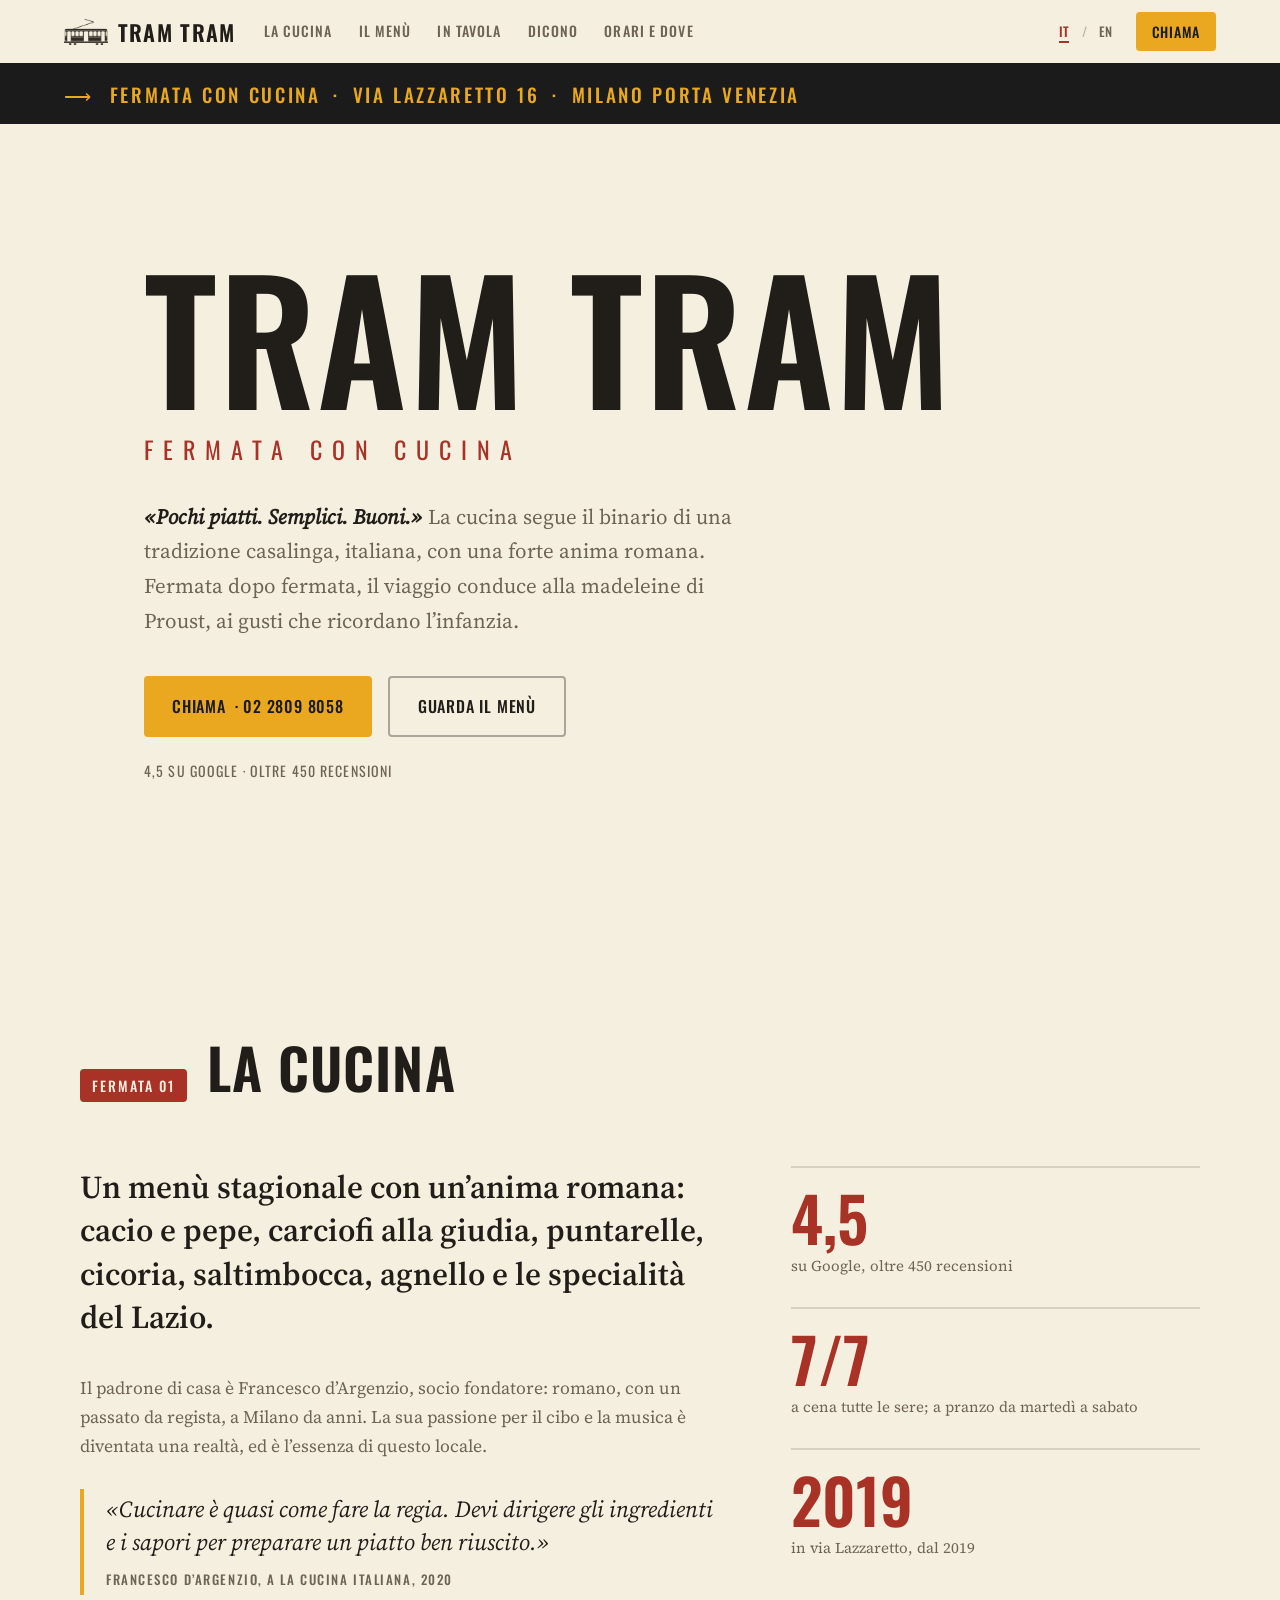
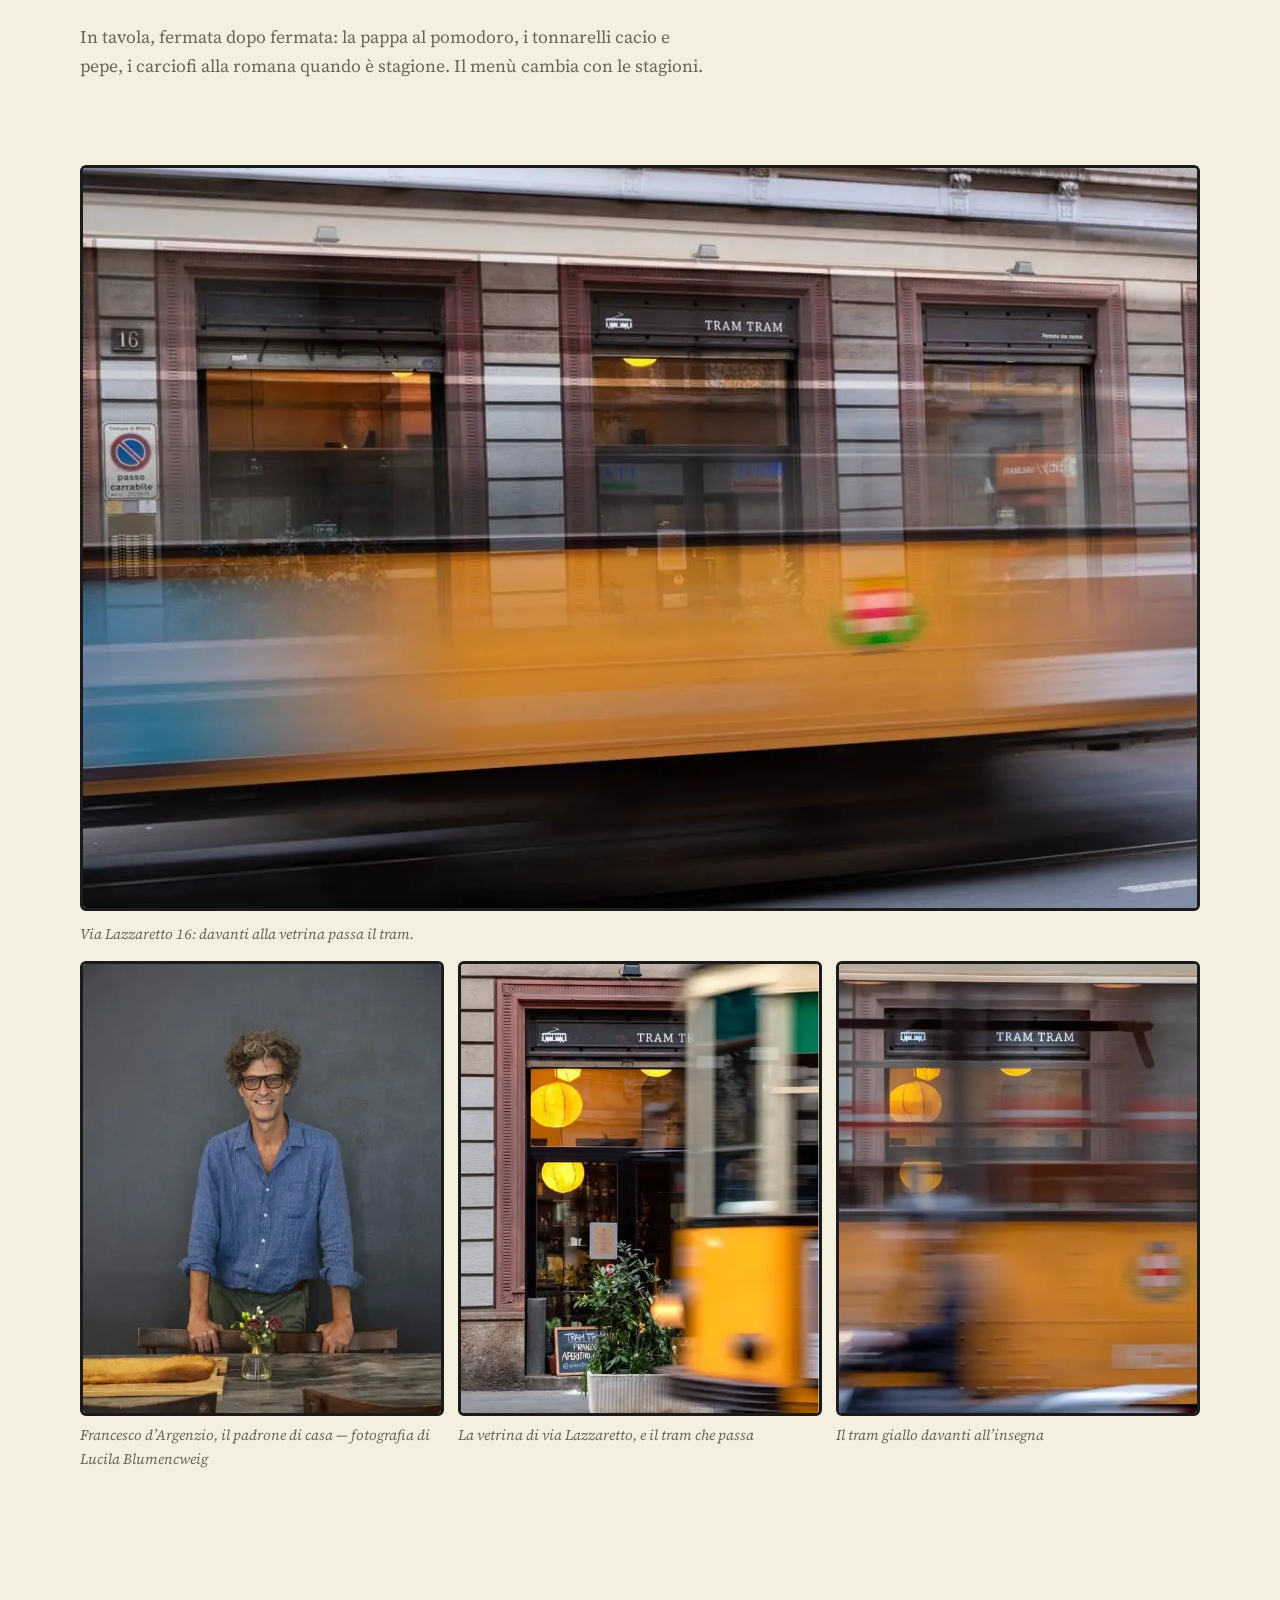
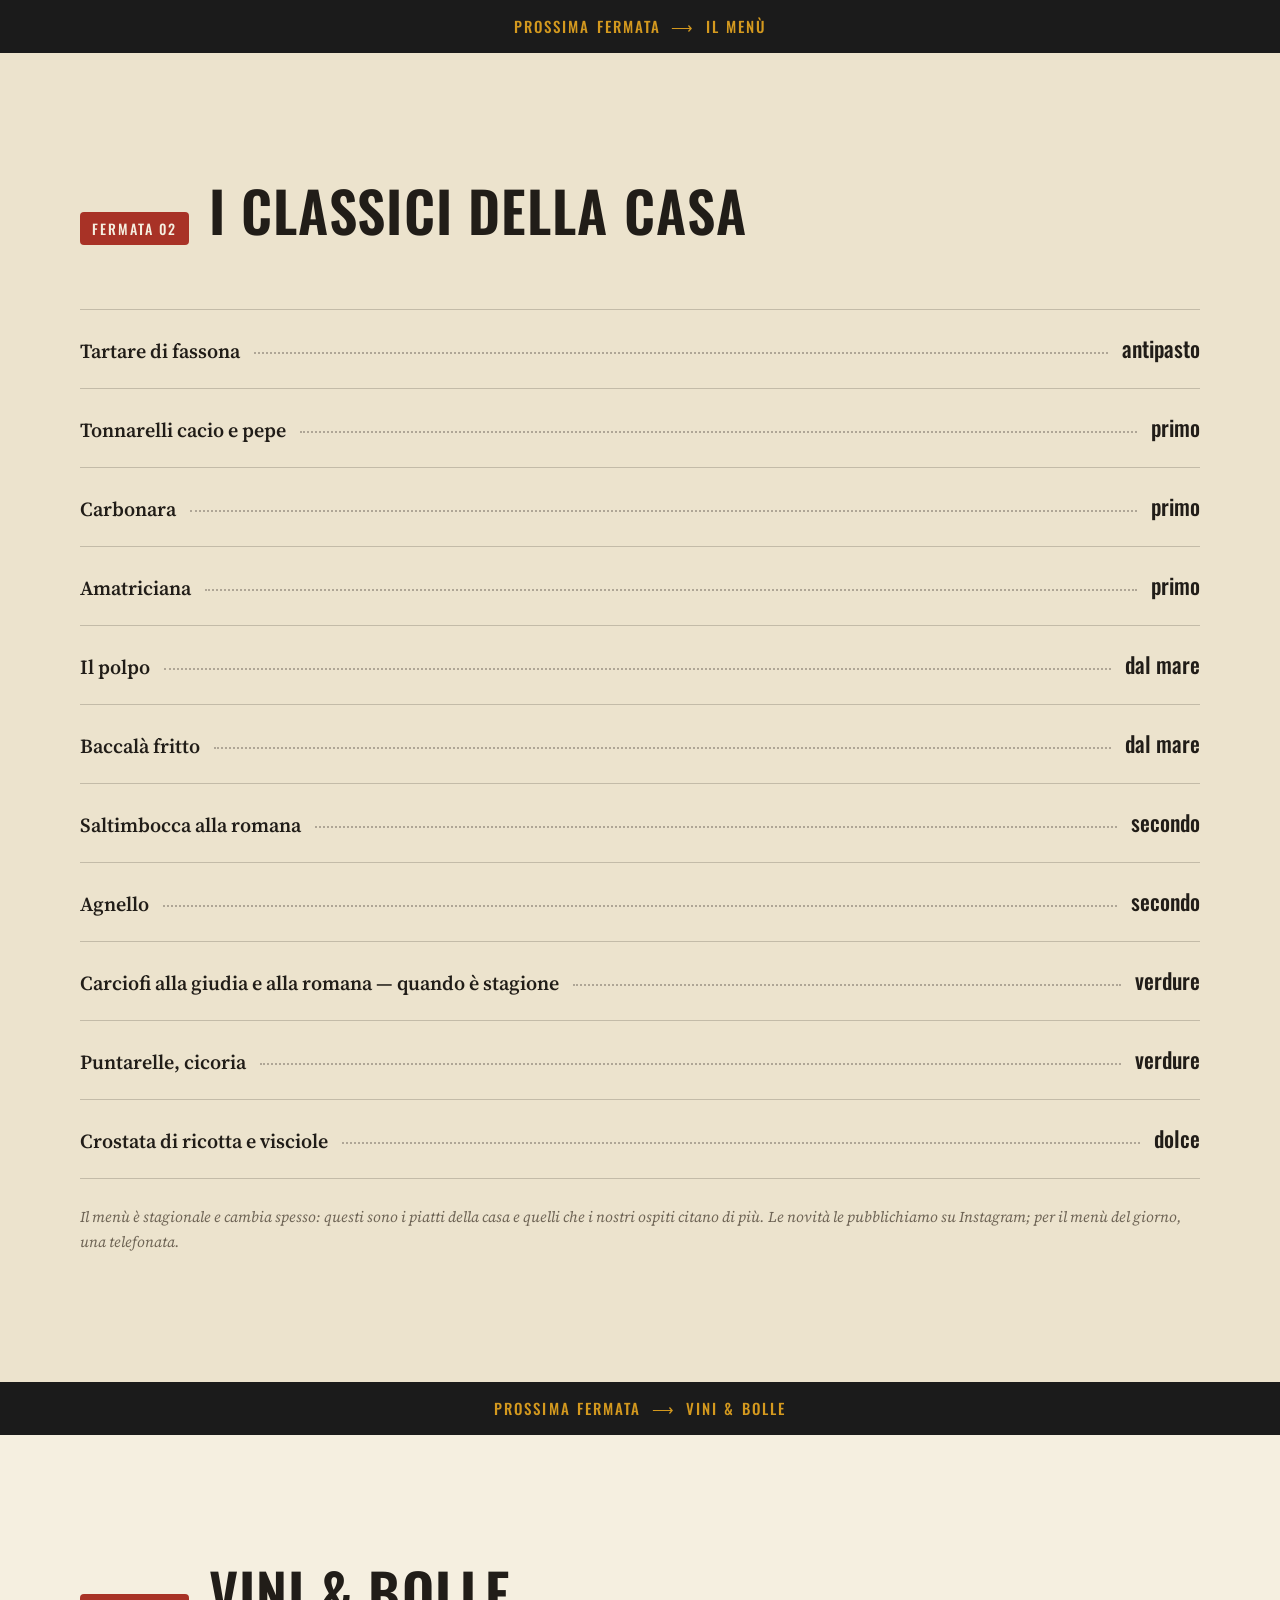
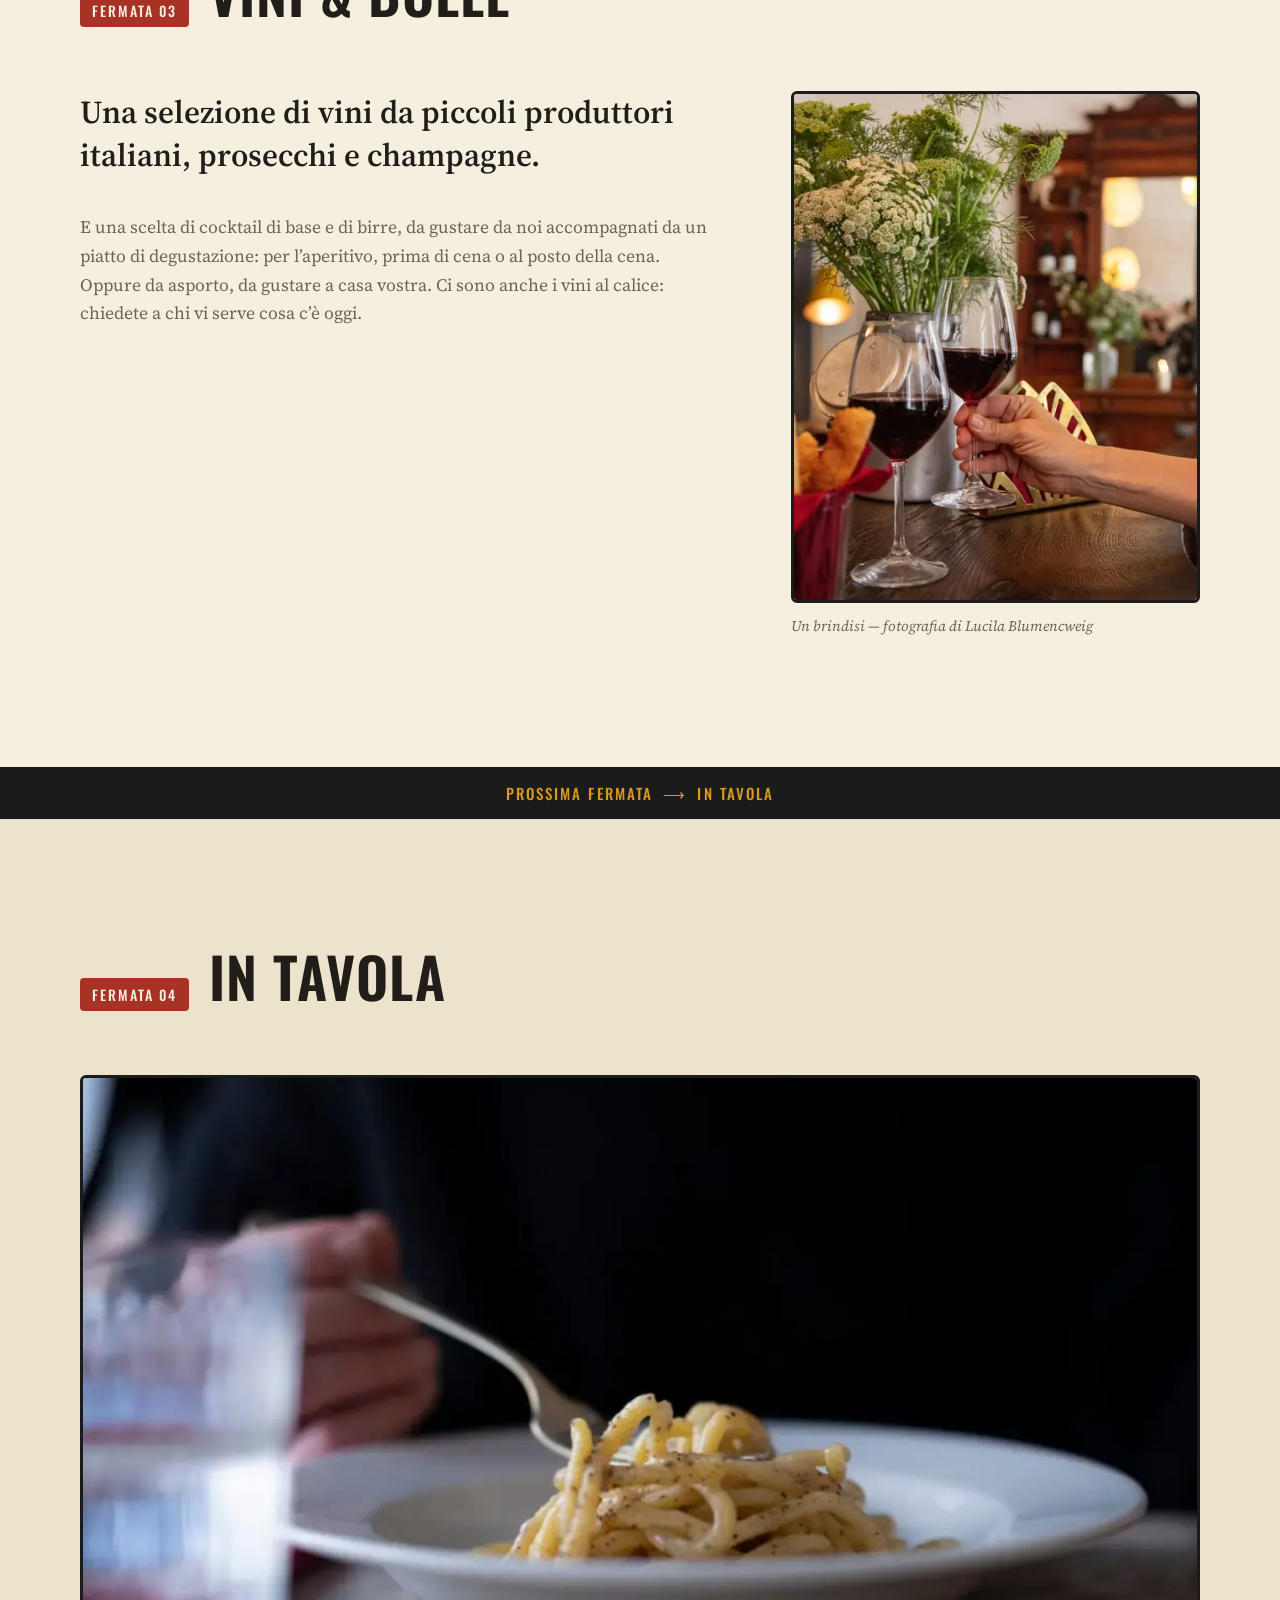
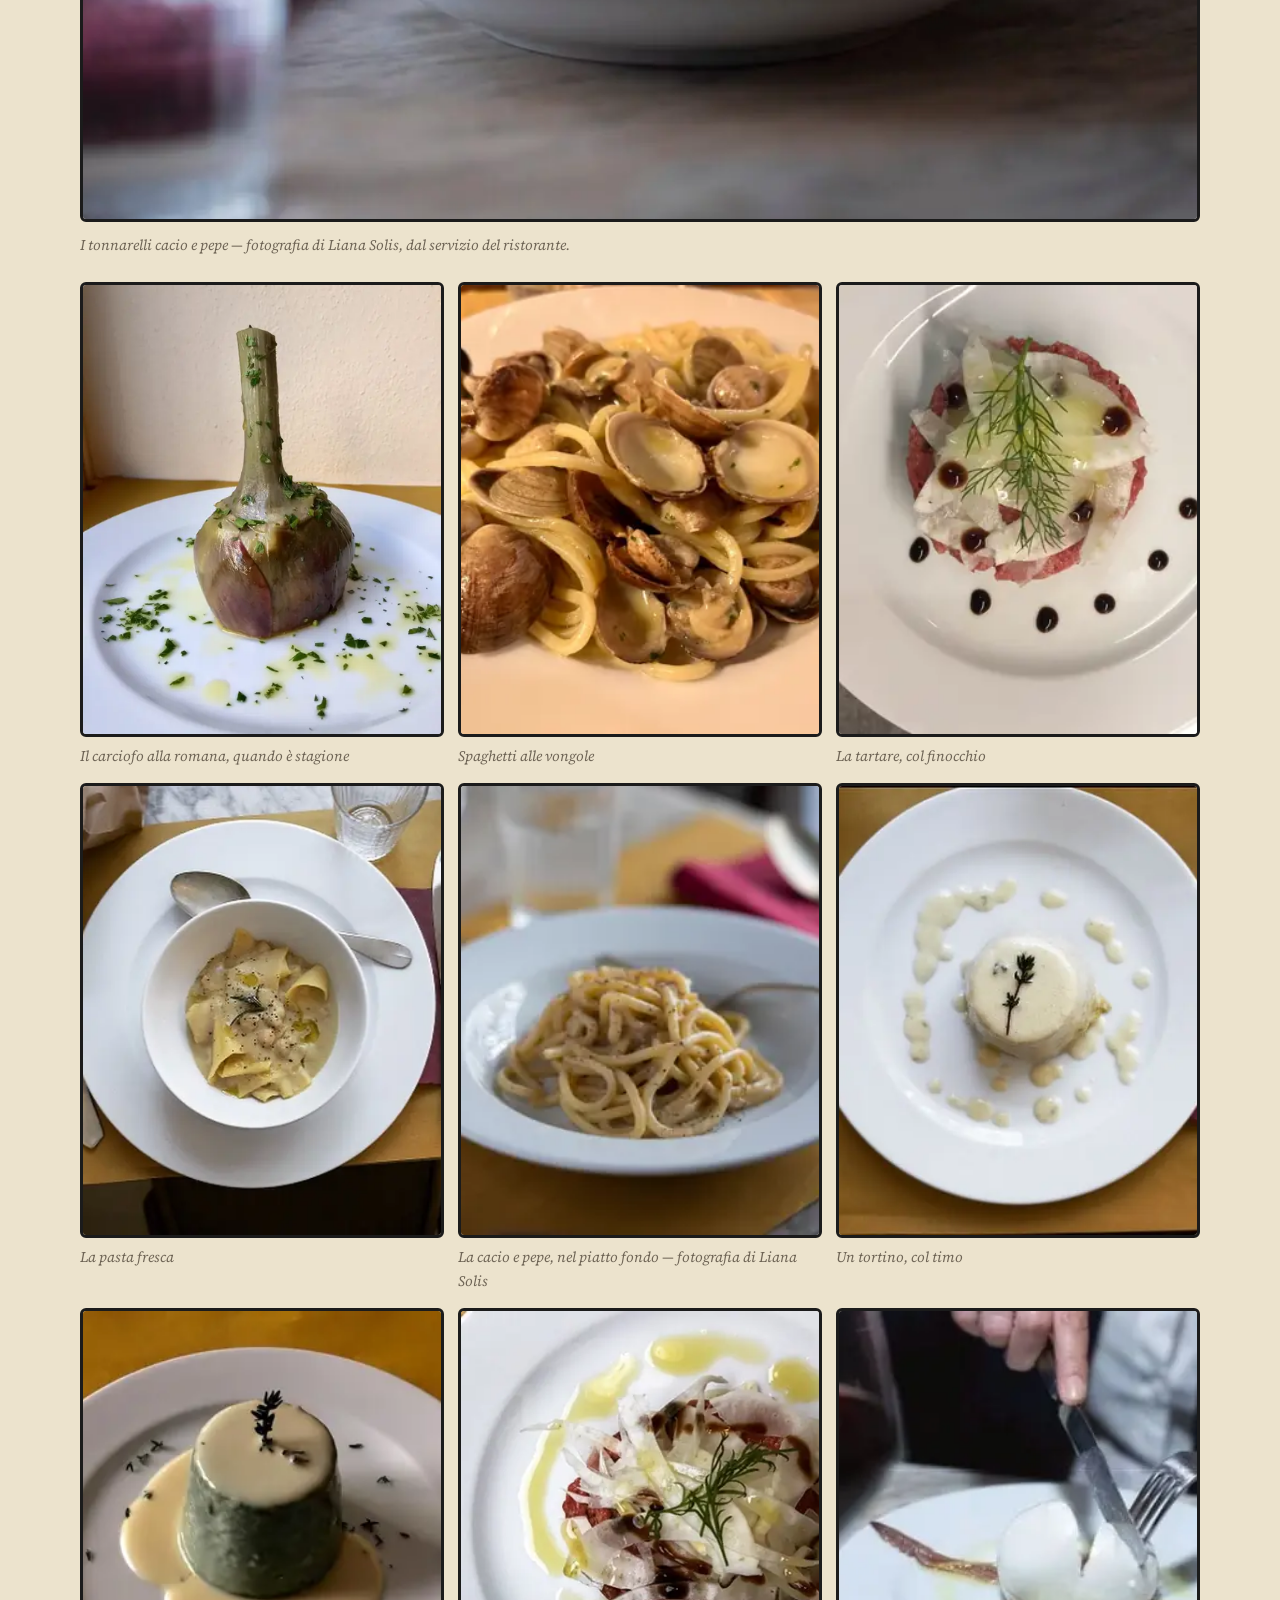
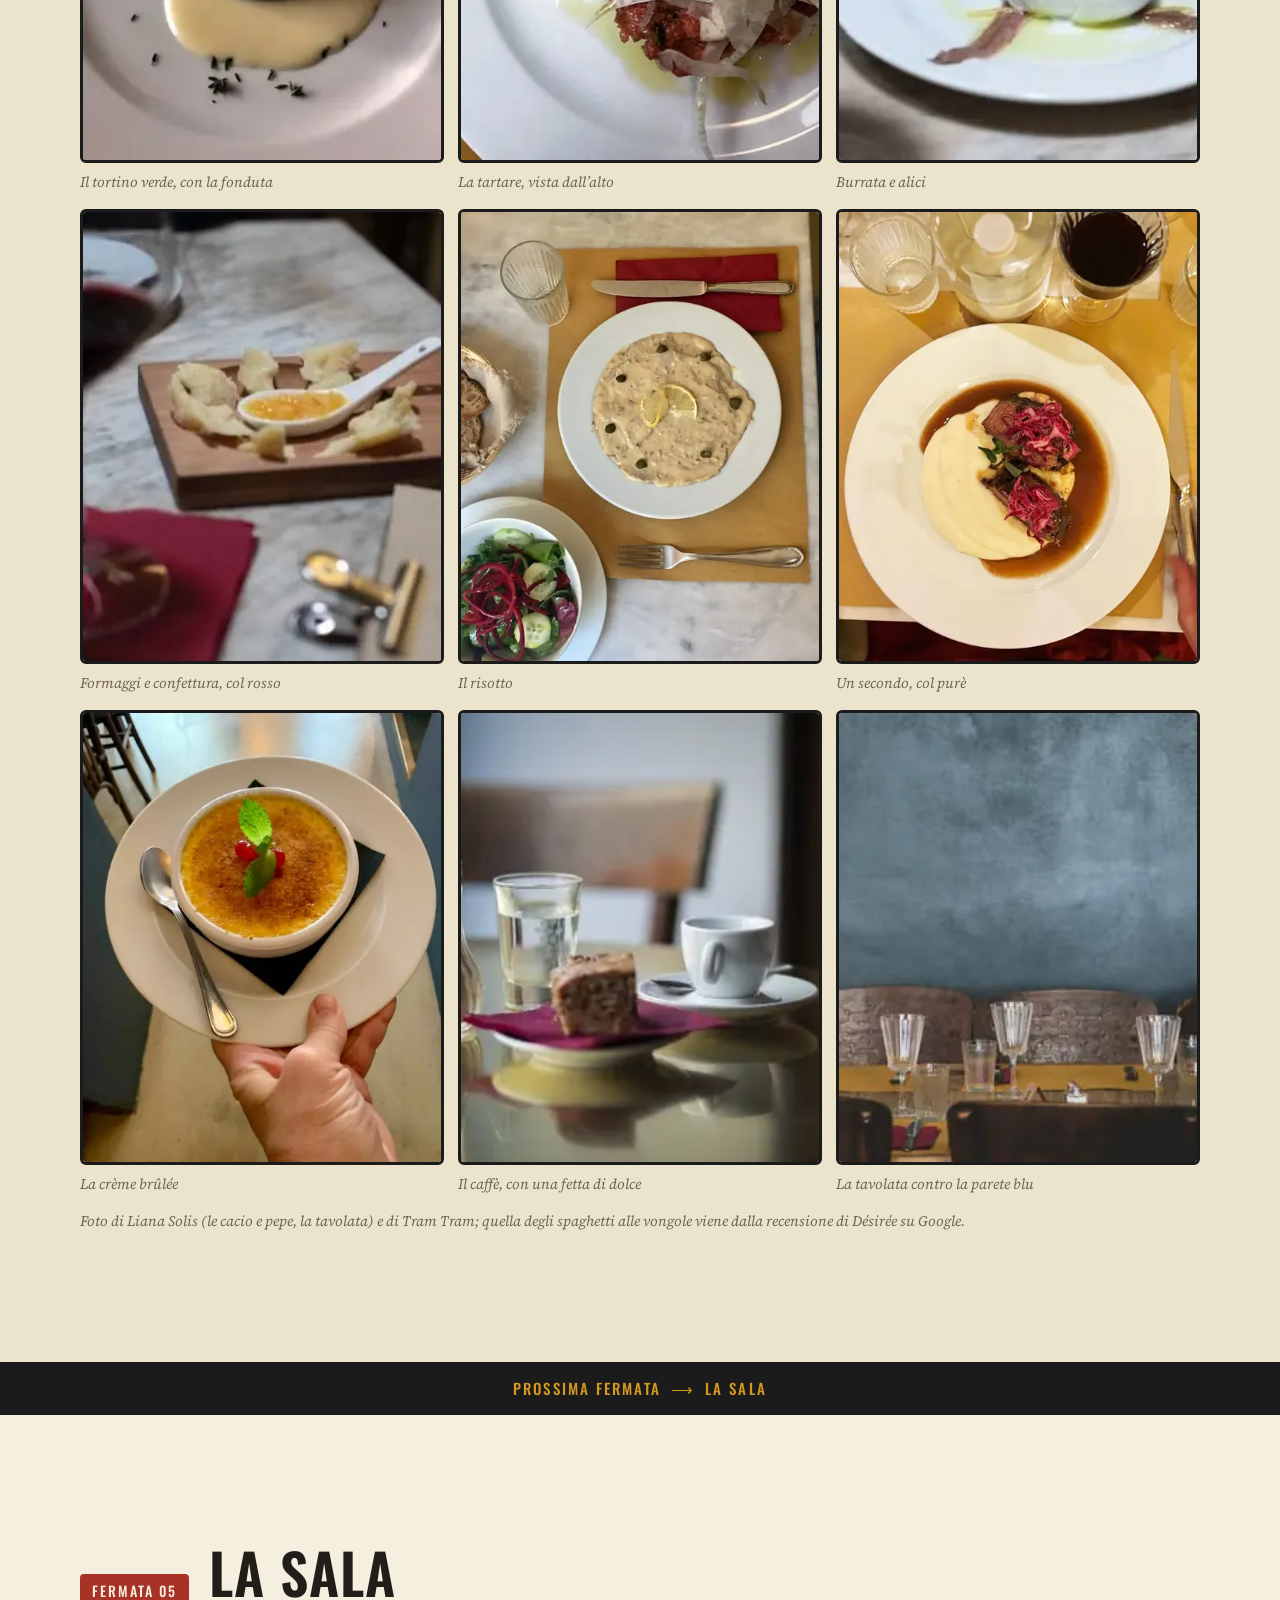
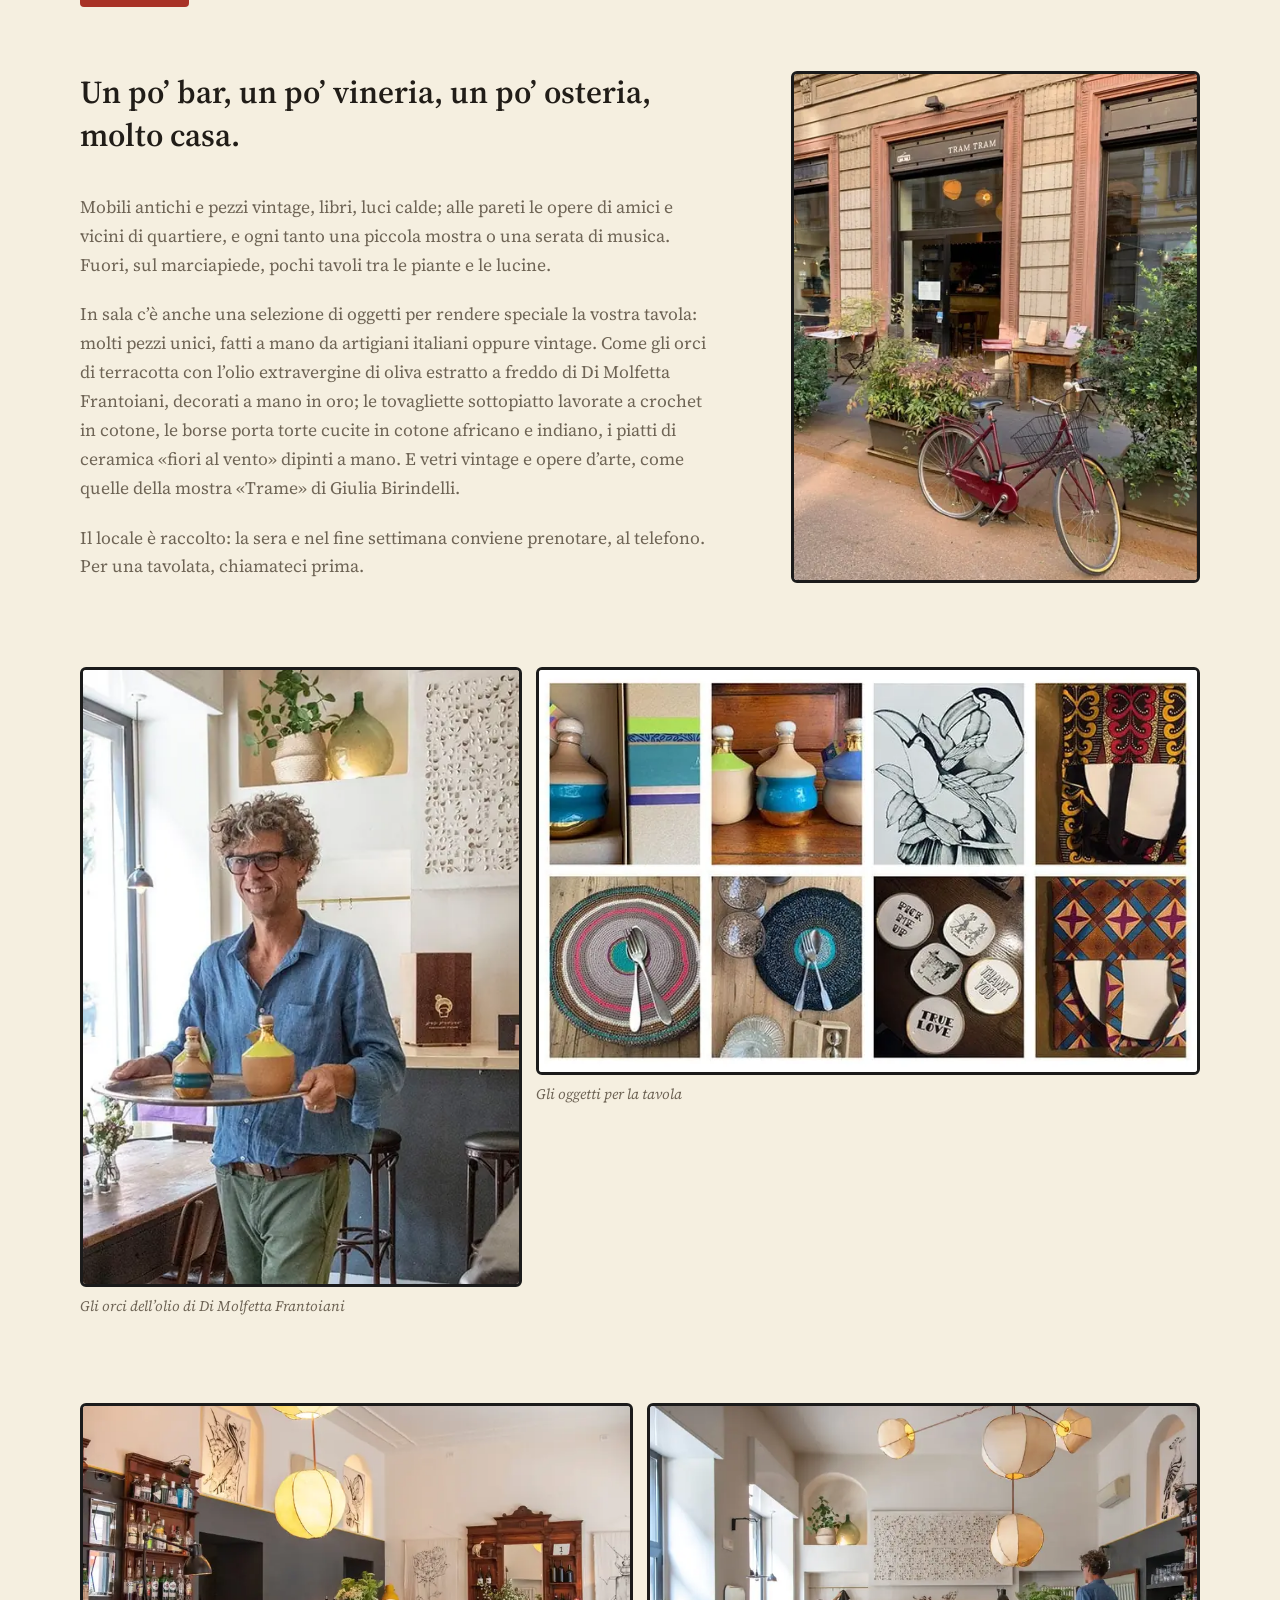
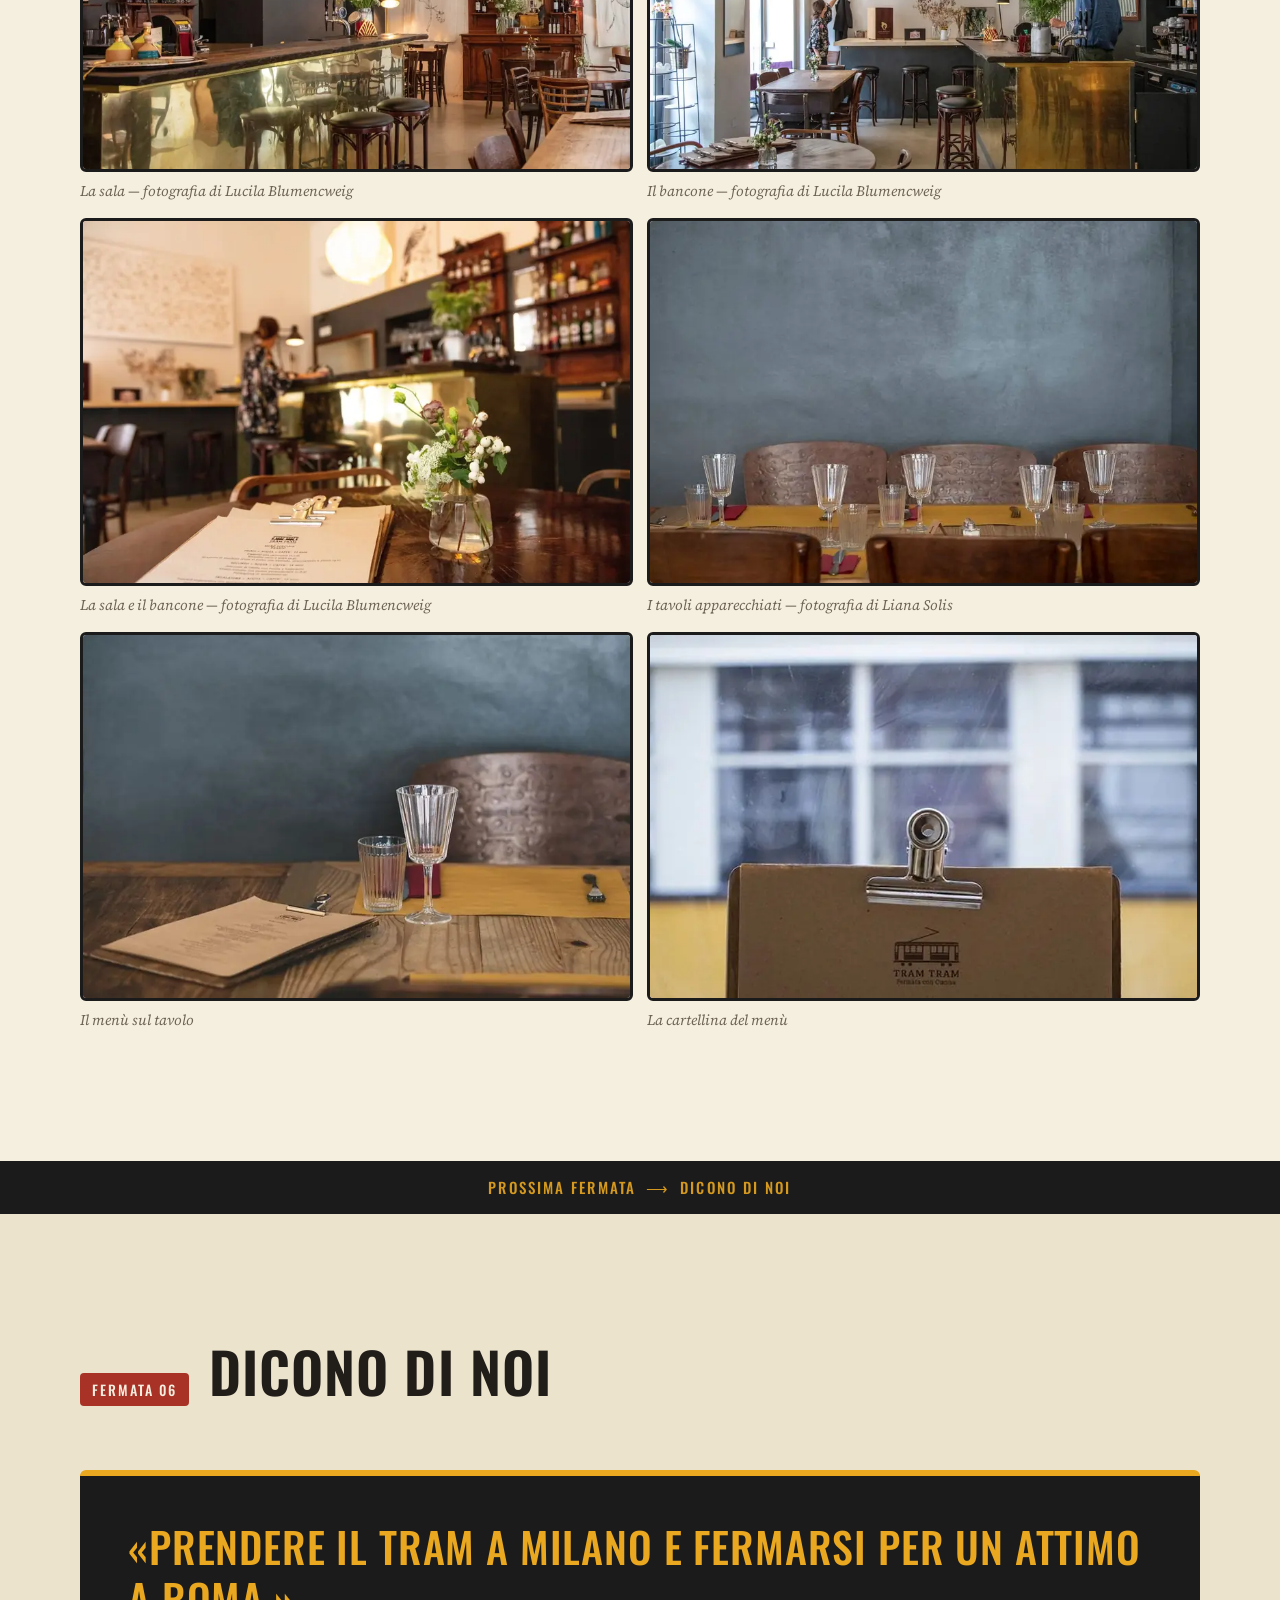
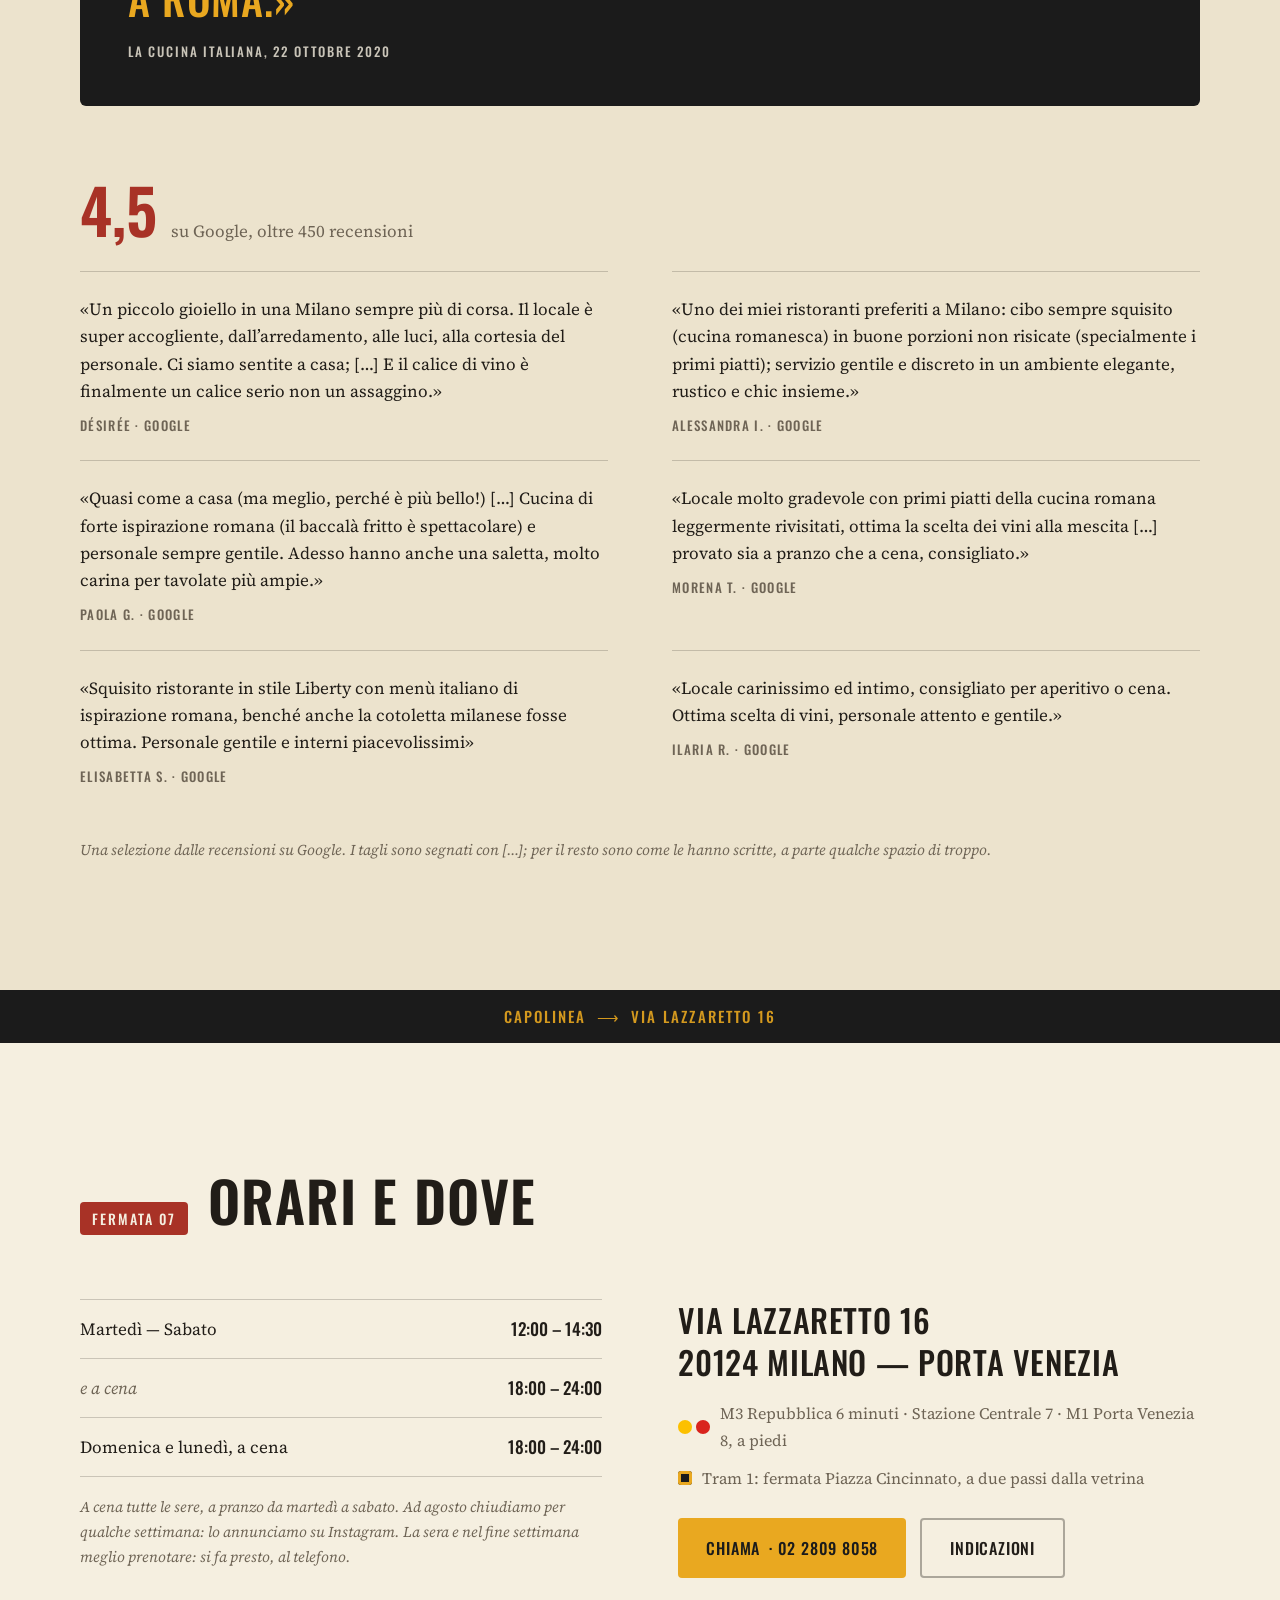
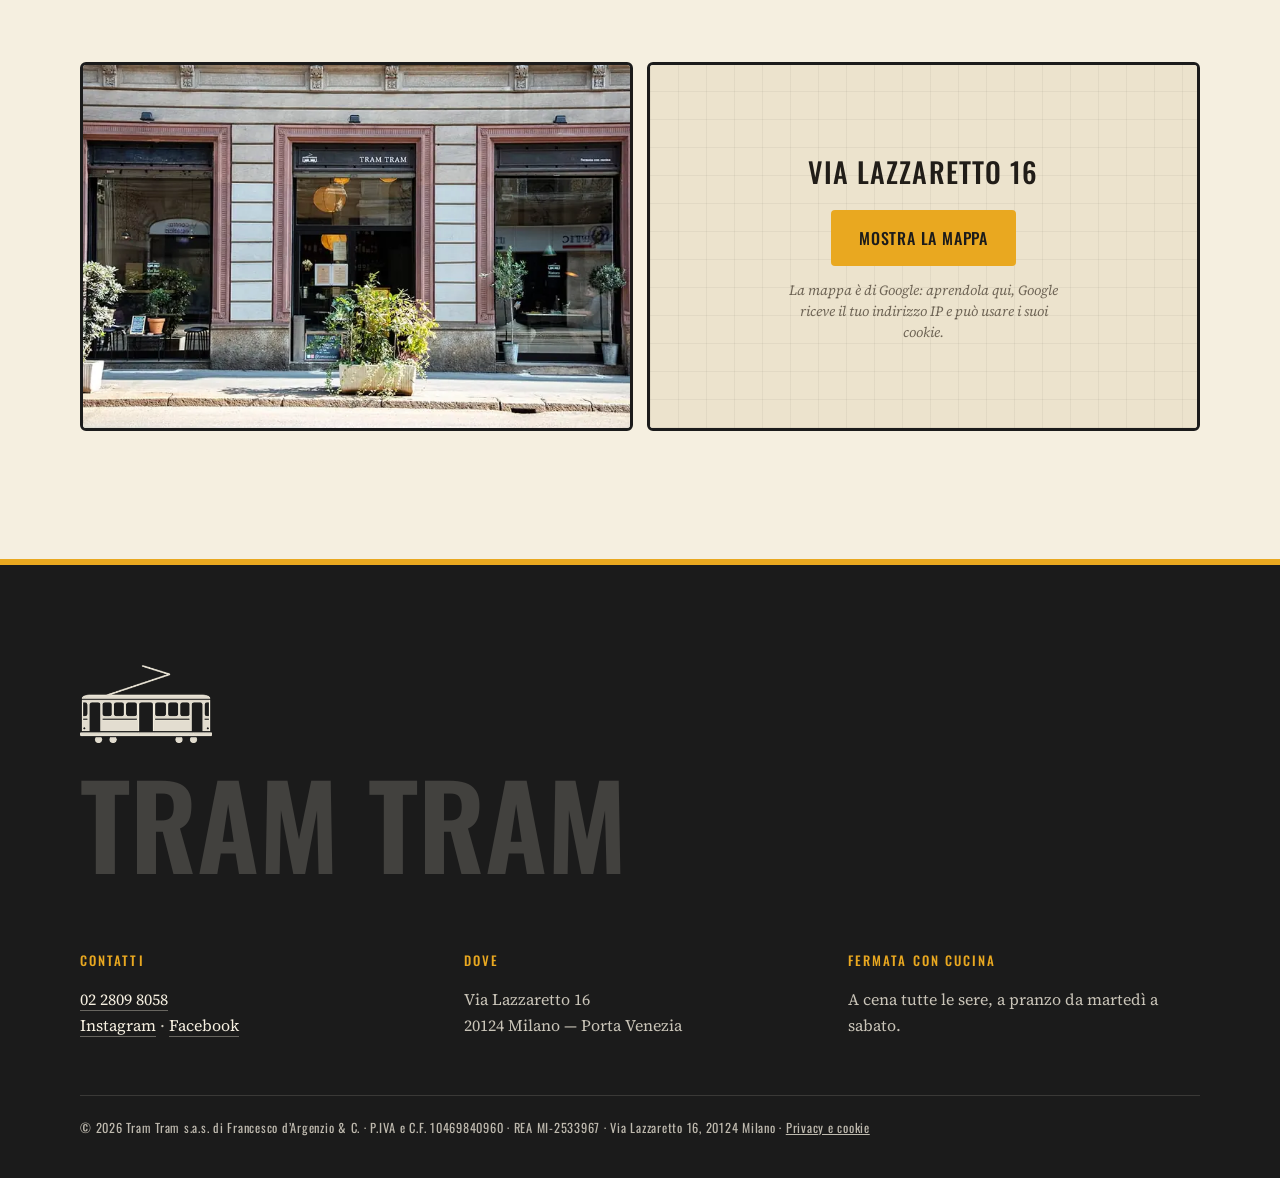
<file: index.html>
<!DOCTYPE html>
<html lang="it" class="no-js">
<head>
  <meta charset="UTF-8">
  <meta name="viewport" content="width=device-width, initial-scale=1.0">
  <script>(function(){var r=document.documentElement;r.classList.remove('no-js');try{if(sessionStorage.getItem('tramtram-intro'))r.classList.add('intro-vista')}catch(e){}})()</script>
  <title>Tram Tram Milano · Fermata con cucina romana a Porta Venezia</title>
  <meta name="robots" content="noindex">
  <meta name="description" content="Ristorante in Via Lazzaretto 16, Porta Venezia: cucina casalinga dall’anima romana, cacio e pepe, carbonara, polpo, vini al calice. Tel. 02 2809 8058.">
  <meta property="og:site_name" content="Tram Tram Milano">
  <meta property="og:title" content="Tram Tram Milano · Fermata con cucina romana a Porta Venezia">
  <meta property="og:description" content="«Pochi piatti. Semplici. Buoni.» Cucina casalinga dall’anima romana in Via Lazzaretto 16, Milano. Tel. 02 2809 8058.">
  <meta property="og:type" content="website">
  <meta property="og:locale" content="it_IT">
  <meta property="og:locale:alternate" content="en_GB">
  <meta property="og:url" content="https://rotenzark.github.io/tram-tram-v2/">
  <meta property="og:image" content="https://rotenzark.github.io/tram-tram-v2/img/og.jpg">
  <meta property="og:image:width" content="1200">
  <meta property="og:image:height" content="630">
  <meta property="og:image:alt" content="La vetrina di Tram Tram in Via Lazzaretto 16, con un tram giallo che passa davanti.">
  <meta name="twitter:card" content="summary_large_image">
  <link rel="canonical" href="https://rotenzark.github.io/tram-tram-v2/">
  <meta name="theme-color" content="#F5EFE0">
  <link rel="icon" href="favicon.png?v=2" type="image/png">
  <link rel="apple-touch-icon" href="img/apple-touch-icon.png">
  <link rel="preload" href="fonts/oswald-400.woff2" as="font" type="font/woff2" crossorigin>
  <link rel="preload" href="fonts/source-serif-4-400.woff2" as="font" type="font/woff2" crossorigin>
  <link rel="stylesheet" href="fonts/fonts.css?v=1">
  <link rel="stylesheet" href="css/style.css?v=5">
  <script type="application/ld+json">
  {
    "@context": "https://schema.org",
    "@type": "Restaurant",
    "@id": "https://rotenzark.github.io/tram-tram-v2/#ristorante",
    "name": "Tram Tram",
    "alternateName": ["Tram Tram Milano", "Tram Tram. Fermata con cucina"],
    "legalName": "Tram Tram s.a.s. di Francesco d'Argenzio & C.",
    "vatID": "10469840960",
    "description": "Fermata con cucina nel quartiere Porta Venezia a Milano: cucina casalinga con una forte anima romana, menù stagionale, vini di piccoli produttori italiani.",
    "telephone": "+390228098058",
    "servesCuisine": ["Cucina romana", "Cucina italiana"],
    "url": "https://rotenzark.github.io/tram-tram-v2/",
    "image": "https://rotenzark.github.io/tram-tram-v2/img/og.jpg",
    "logo": "https://rotenzark.github.io/tram-tram-v2/img/apple-touch-icon.png",
    "foundingDate": "2019",
    "geo": { "@type": "GeoCoordinates", "latitude": 45.47959, "longitude": 9.20382 },
    "address": {
      "@type": "PostalAddress",
      "streetAddress": "Via Lazzaretto 16",
      "addressLocality": "Milano",
      "postalCode": "20124",
      "addressRegion": "MI",
      "addressCountry": "IT"
    },
    "menu": "https://rotenzark.github.io/tram-tram-v2/#menu",
    "acceptsReservations": true,
    "hasMap": "https://www.google.com/maps/search/?api=1&query=Tram+Tram%2C+Via+Lazzaretto+16%2C+20124+Milano",
    "sameAs": ["https://www.instagram.com/tramtrammilano/", "https://www.facebook.com/tramtrammilano"],
    "openingHoursSpecification": [
      { "@type": "OpeningHoursSpecification", "dayOfWeek": ["Tuesday","Wednesday","Thursday","Friday","Saturday"], "opens": "12:00", "closes": "14:30" },
      { "@type": "OpeningHoursSpecification", "dayOfWeek": ["Monday","Tuesday","Wednesday","Thursday","Friday","Saturday","Sunday"], "opens": "18:00", "closes": "23:59" }
    ]
  }
  </script>
</head>
<body>

  <div class="intro" id="intro" aria-hidden="true">
    <div class="intro-door intro-door-l"></div>
    <div class="intro-door intro-door-r"></div>
    <div class="intro-board">
      <p class="intro-flaps">
        <span class="flap">T</span><span class="flap">R</span><span class="flap">A</span><span class="flap">M</span><span class="flap flap-space">&nbsp;</span><span class="flap">T</span><span class="flap">R</span><span class="flap">A</span><span class="flap">M</span>
      </p>
      <p class="intro-dest">⟶&ensp;CAPOLINEA · VIA LAZZARETTO 16</p>
    </div>
  </div>

  <a class="skip-link" href="#top" data-i18n="skip">Salta al contenuto</a>

  <header class="topbar">
    <a class="wordmark" href="#top" aria-label="Tram Tram — torna su" data-i18n-aria="aria_top"><img class="wordmark-tram" src="img/logo-tram.png" width="240" height="143" alt="">Tram&nbsp;Tram</a>
    <nav class="nav" aria-label="Navigazione principale" data-i18n-aria="aria_nav">
      <button class="nav-toggle" aria-expanded="false" aria-controls="nav-menu">
        <span class="nav-toggle-bar" aria-hidden="true"></span>
        <span data-i18n="menu">Menu</span>
      </button>
      <ul class="nav-menu" id="nav-menu">
        <li><a href="#cucina" data-i18n="nav_kitchen">La cucina</a></li>
        <li><a href="#menu" data-i18n="nav_menu">Il menù</a></li>
        <li><a href="#tavola" data-i18n="nav_table">In tavola</a></li>
        <li><a href="#dicono" data-i18n="nav_reviews">Dicono</a></li>
        <li><a href="#orari" data-i18n="nav_hours">Orari e dove</a></li>
      </ul>
    </nav>
    <div class="topbar-actions">
      <div class="lang-switch" role="group" aria-label="Lingua / Language">
        <button class="lang-btn is-active" data-lang="it" aria-pressed="true">IT</button>
        <span class="lang-sep" aria-hidden="true">/</span>
        <button class="lang-btn" data-lang="en" aria-pressed="false">EN</button>
      </div>
      <a class="btn btn-giallo btn-small" href="tel:+390228098058">
        <span data-i18n="call_short">Chiama</span>
      </a>
    </div>
  </header>

  <main id="top">

    <!-- ============ HERO ============ -->
    <section class="hero">
      <div class="board" aria-hidden="true">
        <span class="board-arrow">⟶</span>
        <span class="board-text" data-i18n="board">FERMATA CON CUCINA&ensp;·&ensp;VIA LAZZARETTO 16&ensp;·&ensp;MILANO PORTA VENEZIA</span>
      </div>
      <div class="hero-inner">
        <h1 class="hero-title">Tram Tram</h1>
        <p class="hero-sub" data-i18n="hero_sub">Fermata con cucina</p>
        <p class="hero-lead"><em data-i18n="hero_motto">«Pochi piatti. Semplici. Buoni.»</em> <span data-i18n="hero_lead">La cucina segue il binario di una tradizione casalinga, italiana, con una forte anima romana. Fermata dopo fermata, il viaggio conduce alla madeleine di Proust, ai gusti che ricordano l’infanzia.</span></p>
        <div class="hero-cta">
          <a class="btn btn-giallo" href="tel:+390228098058"><span data-i18n="call_cta">Chiama</span>&nbsp;· 02 2809 8058</a>
          <a class="btn btn-ghost" href="#menu" data-i18n="see_menu">Guarda il menù</a>
        </div>
        <p class="hero-proof" data-i18n="hero_proof">4,5 su Google · oltre 450 recensioni</p>
      </div>
    </section>

    <!-- ============ FERMATA 01 — LA CUCINA ============ -->
    <section class="section" id="cucina">
      <div class="section-head">
        <span class="section-no" data-i18n="stop1">Fermata 01</span>
        <h2 data-i18n="kitchen_title">La cucina</h2>
      </div>
      <div class="split">
        <div class="split-main">
          <p class="pull" data-i18n="kitchen_pull">Un menù stagionale con un’anima romana: cacio e pepe, carciofi alla giudia, puntarelle, cicoria, saltimbocca, agnello e le specialità del Lazio.</p>
          <p data-i18n="kitchen_p1">Il padrone di casa è Francesco d’Argenzio, socio fondatore: romano, con un passato da regista, a Milano da anni. La sua passione per il cibo e la musica è diventata una realtà, ed è l’essenza di questo locale.</p>
          <blockquote class="voce">
            <p data-i18n="kitchen_quote">«Cucinare è quasi come fare la regia. Devi dirigere gli ingredienti e i sapori per preparare un piatto ben riuscito.»</p>
            <footer data-i18n="kitchen_quote_by">Francesco d’Argenzio, a La Cucina Italiana, 2020</footer>
          </blockquote>
          <p data-i18n="kitchen_p2">In tavola, fermata dopo fermata: la pappa al pomodoro, i tonnarelli cacio e pepe, i carciofi alla romana quando è stagione. Il menù cambia con le stagioni.</p>
        </div>
        <aside class="split-side">
          <div class="stat">
            <span class="stat-num" data-i18n="voto_num">4,5</span>
            <span class="stat-label" data-i18n="stat1">su Google, oltre 450 recensioni</span>
          </div>
          <div class="stat">
            <span class="stat-num" data-i18n="stat2_num">7/7</span>
            <span class="stat-label" data-i18n="stat2">a cena tutte le sere; a pranzo da martedì a sabato</span>
          </div>
          <div class="stat">
            <span class="stat-num">2019</span>
            <span class="stat-label" data-i18n="stat3">in via Lazzaretto, dal 2019</span>
          </div>
        </aside>
      </div>
      <figure class="dish dish-largo">
        <picture><source type="image/webp" srcset="img/w/tram-vetrina-480.webp 480w, img/w/tram-vetrina-800.webp 800w, img/w/tram-vetrina-1200.webp 1200w" sizes="(max-width: 1184px) 92vw, 1120px"><img decoding="async" src="img/tram-vetrina.jpg" width="1200" height="800" alt="La vetrina di Tram Tram in via Lazzaretto 16, con l'insegna «Tram Tram · Fermata con cucina», mentre davanti passa un tram giallo." data-i18n-alt="alt_vetrina"></picture>
        <figcaption class="dish-caption" data-i18n="cap_vetrina">Via Lazzaretto 16: davanti alla vetrina passa il tram.</figcaption>
      </figure>
      <div class="galleria galleria-cucina">
        <figure class="g-foto"><picture><source type="image/webp" srcset="img/w/ritratto-475.webp 475w" sizes="(max-width: 860px) 45vw, 370px"><img decoding="async" src="img/ritratto.jpg" width="475" height="709" alt="Francesco d’Argenzio, in camicia azzurra, in piedi davanti a un tavolo apparecchiato contro il muro scuro." data-i18n-alt="alt_ritratto"></picture><figcaption data-i18n="cap_ritratto">Francesco d’Argenzio, il padrone di casa — fotografia di Lucila Blumencweig</figcaption></figure>
        <figure class="g-foto"><picture><source type="image/webp" srcset="img/w/tram-passa-480.webp 480w, img/w/tram-passa-800.webp 800w, img/w/tram-passa-801.webp 801w" sizes="(max-width: 860px) 45vw, 370px"><img decoding="async" src="img/tram-passa.jpg" width="801" height="1200" alt="La vetrina di Tram Tram in via Lazzaretto, mentre passa un tram giallo, mosso." data-i18n-alt="alt_tram_passa"></picture><figcaption data-i18n="cap_tram_passa">La vetrina di via Lazzaretto, e il tram che passa</figcaption></figure>
        <figure class="g-foto"><picture><source type="image/webp" srcset="img/w/tram-insegna-480.webp 480w, img/w/tram-insegna-800.webp 800w" sizes="(max-width: 860px) 45vw, 370px"><img decoding="async" src="img/tram-insegna.jpg" width="800" height="1200" alt="Un tram giallo, mosso, passa davanti all’insegna di Tram Tram." data-i18n-alt="alt_tram_insegna"></picture><figcaption data-i18n="cap_tram_insegna">Il tram giallo davanti all’insegna</figcaption></figure>
      </div>
    </section>

    <div class="board board-divider" aria-hidden="true">
      <span class="board-text" data-i18n="board2">PROSSIMA FERMATA&ensp;⟶&ensp;IL MENÙ</span>
    </div>

    <!-- ============ FERMATA 02 — IL MENÙ ============ -->
    <section class="section section-crema" id="menu">
      <div class="section-head">
        <span class="section-no" data-i18n="stop2">Fermata 02</span>
        <h2 data-i18n="menu_title">I classici della casa</h2>
      </div>
      <ul class="ledger">
        <li class="ledger-row"><span class="ledger-name" data-i18n="m1">Tartare di fassona</span><span class="ledger-dots" aria-hidden="true"></span><span class="ledger-price" data-i18n="c_antipasto">antipasto</span></li>
        <li class="ledger-row"><span class="ledger-name" data-i18n="m2">Tonnarelli cacio e pepe</span><span class="ledger-dots" aria-hidden="true"></span><span class="ledger-price" data-i18n="c_primo">primo</span></li>
        <li class="ledger-row"><span class="ledger-name" data-i18n="m3">Carbonara</span><span class="ledger-dots" aria-hidden="true"></span><span class="ledger-price" data-i18n="c_primo">primo</span></li>
        <li class="ledger-row"><span class="ledger-name" data-i18n="m4">Amatriciana</span><span class="ledger-dots" aria-hidden="true"></span><span class="ledger-price" data-i18n="c_primo">primo</span></li>
        <li class="ledger-row"><span class="ledger-name" data-i18n="m5">Il polpo</span><span class="ledger-dots" aria-hidden="true"></span><span class="ledger-price" data-i18n="c_mare">dal mare</span></li>
        <li class="ledger-row"><span class="ledger-name" data-i18n="m6">Baccalà fritto</span><span class="ledger-dots" aria-hidden="true"></span><span class="ledger-price" data-i18n="c_mare">dal mare</span></li>
        <li class="ledger-row"><span class="ledger-name" data-i18n="m7">Saltimbocca alla romana</span><span class="ledger-dots" aria-hidden="true"></span><span class="ledger-price" data-i18n="c_secondo">secondo</span></li>
        <li class="ledger-row"><span class="ledger-name" data-i18n="m8">Agnello</span><span class="ledger-dots" aria-hidden="true"></span><span class="ledger-price" data-i18n="c_secondo">secondo</span></li>
        <li class="ledger-row"><span class="ledger-name" data-i18n="m9">Carciofi alla giudia e alla romana — quando è stagione</span><span class="ledger-dots" aria-hidden="true"></span><span class="ledger-price" data-i18n="c_verdure">verdure</span></li>
        <li class="ledger-row"><span class="ledger-name" data-i18n="m10">Puntarelle, cicoria</span><span class="ledger-dots" aria-hidden="true"></span><span class="ledger-price" data-i18n="c_verdure">verdure</span></li>
        <li class="ledger-row"><span class="ledger-name" data-i18n="m11">Crostata di ricotta e visciole</span><span class="ledger-dots" aria-hidden="true"></span><span class="ledger-price" data-i18n="c_dolce">dolce</span></li>
      </ul>
      <p class="ledger-note" data-i18n="menu_note">Il menù è stagionale e cambia spesso: questi sono i piatti della casa e quelli che i nostri ospiti citano di più. Le novità le pubblichiamo su Instagram; per il menù del giorno, una telefonata.</p>
    </section>

    <div class="board board-divider" aria-hidden="true">
      <span class="board-text" data-i18n="board3">PROSSIMA FERMATA&ensp;⟶&ensp;VINI &amp; BOLLE</span>
    </div>

    <!-- ============ FERMATA 03 — VINI & BOLLE ============ -->
    <section class="section" id="vini">
      <div class="section-head">
        <span class="section-no" data-i18n="stop3">Fermata 03</span>
        <h2 data-i18n="wine_title">Vini &amp; bolle</h2>
      </div>
      <div class="split">
        <div class="split-main">
          <p class="pull" data-i18n="wine_pull">Una selezione di vini da piccoli produttori italiani, prosecchi e champagne.</p>
          <p data-i18n="wine_p1">E una scelta di cocktail di base e di birre, da gustare da noi accompagnati da un piatto di degustazione: per l’aperitivo, prima di cena o al posto della cena. Oppure da asporto, da gustare a casa vostra. Ci sono anche i vini al calice: chiedete a chi vi serve cosa c’è oggi.</p>
        </div>
        <figure class="dish dish-alto">
          <picture><source type="image/webp" srcset="img/w/calici-480.webp 480w, img/w/calici-800.webp 800w, img/w/calici-900.webp 900w" sizes="(max-width: 900px) 92vw, 410px"><img decoding="async" src="img/calici.jpg" width="900" height="1350" alt="Due calici di vino rosso alzati per un brindisi sopra un tavolo di legno." data-i18n-alt="alt_calici"></picture>
          <figcaption class="dish-caption" data-i18n="cap_calici">Un brindisi — fotografia di Lucila Blumencweig</figcaption>
        </figure>
      </div>
    </section>

    <div class="board board-divider" aria-hidden="true">
      <span class="board-text" data-i18n="board4">PROSSIMA FERMATA&ensp;⟶&ensp;IN TAVOLA</span>
    </div>

    <!-- ============ FERMATA 04 — IN TAVOLA ============ -->
    <section class="section section-crema" id="tavola">
      <div class="section-head">
        <span class="section-no" data-i18n="stop4">Fermata 04</span>
        <h2 data-i18n="table_title">In tavola</h2>
      </div>
      <figure class="dish">
        <picture><source type="image/webp" srcset="img/w/cacio-pepe-480.webp 480w, img/w/cacio-pepe-800.webp 800w, img/w/cacio-pepe-1024.webp 1024w" sizes="(max-width: 1184px) 92vw, 1120px"><img decoding="async" src="img/cacio-pepe.jpg" width="1024" height="683" alt="I tonnarelli cacio e pepe di Tram Tram, serviti nel piatto fondo" data-i18n-alt="alt1"></picture>
        <figcaption class="dish-caption" data-i18n="dish_caption">I tonnarelli cacio e pepe — fotografia di Liana Solis, dal servizio del ristorante.</figcaption>
      </figure>
      <div class="galleria">
        <figure class="g-foto"><picture><source type="image/webp" srcset="img/w/carciofo-480.webp 480w, img/w/carciofo-800.webp 800w, img/w/carciofo-900.webp 900w" sizes="(max-width: 860px) 45vw, 370px"><img decoding="async" src="img/carciofo.jpg" width="900" height="1200" alt="Un carciofo alla romana col gambo, nel piatto bianco." data-i18n-alt="alt_carciofo"></picture><figcaption data-i18n="cap_carciofo">Il carciofo alla romana, quando è stagione</figcaption></figure>
        <figure class="g-foto"><picture><source type="image/webp" srcset="img/w/vongole-480.webp 480w, img/w/vongole-800.webp 800w, img/w/vongole-1200.webp 1200w" sizes="(max-width: 860px) 45vw, 370px"><img decoding="async" src="img/vongole.jpg" width="1200" height="900" alt="Un piatto di spaghetti alle vongole." data-i18n-alt="alt_vongole"></picture><figcaption data-i18n="cap_vongole">Spaghetti alle vongole</figcaption></figure>
        <figure class="g-foto"><picture><source type="image/webp" srcset="img/w/tartare-480.webp 480w, img/w/tartare-800.webp 800w, img/w/tartare-1200.webp 1200w" sizes="(max-width: 860px) 45vw, 370px"><img decoding="async" src="img/tartare.jpg" width="1200" height="900" alt="La tartare con le scaglie di finocchio, l’aneto e le gocce di aceto balsamico, nel piatto bianco." data-i18n-alt="alt_tartare"></picture><figcaption data-i18n="cap_tartare">La tartare, col finocchio</figcaption></figure>
        <figure class="g-foto"><picture><source type="image/webp" srcset="img/w/pasta-480.webp 480w, img/w/pasta-640.webp 640w" sizes="(max-width: 860px) 45vw, 370px"><img decoding="async" src="img/pasta.jpg" width="640" height="640" alt="La pasta fresca nella scodella bianca, sulla tovaglietta gialla." data-i18n-alt="alt_pasta"></picture><figcaption data-i18n="cap_pasta">La pasta fresca</figcaption></figure>
        <figure class="g-foto"><picture><source type="image/webp" srcset="img/w/cacio-pepe-piatto-480.webp 480w, img/w/cacio-pepe-piatto-800.webp 800w, img/w/cacio-pepe-piatto-1200.webp 1200w" sizes="(max-width: 860px) 45vw, 370px"><img decoding="async" src="img/cacio-pepe-piatto.jpg" width="1200" height="800" alt="La cacio e pepe nel piatto fondo, sulla tovaglietta gialla, coi calici." data-i18n-alt="alt_cacio2"></picture><figcaption data-i18n="cap_cacio2">La cacio e pepe, nel piatto fondo — fotografia di Liana Solis</figcaption></figure>
        <figure class="g-foto"><picture><source type="image/webp" srcset="img/w/tortino-480.webp 480w, img/w/tortino-640.webp 640w" sizes="(max-width: 860px) 45vw, 370px"><img decoding="async" src="img/tortino.jpg" width="640" height="640" alt="Un tortino bianco col timo e la salsa, nel piatto bianco." data-i18n-alt="alt_tortino"></picture><figcaption data-i18n="cap_tortino">Un tortino, col timo</figcaption></figure>
        <figure class="g-foto"><picture><source type="image/webp" srcset="img/w/tortino-verde-480.webp 480w, img/w/tortino-verde-800.webp 800w, img/w/tortino-verde-1024.webp 1024w" sizes="(max-width: 860px) 45vw, 370px"><img decoding="async" src="img/tortino-verde.jpg" width="1024" height="744" alt="Un tortino verde con la fonduta e il timo." data-i18n-alt="alt_tortino_verde"></picture><figcaption data-i18n="cap_tortino_verde">Il tortino verde, con la fonduta</figcaption></figure>
        <figure class="g-foto"><picture><source type="image/webp" srcset="img/w/tartare-finocchio-480.webp 480w, img/w/tartare-finocchio-640.webp 640w" sizes="(max-width: 860px) 45vw, 370px"><img decoding="async" src="img/tartare-finocchio.jpg" width="640" height="640" alt="La tartare col finocchio crudo e l’olio, vista dall’alto." data-i18n-alt="alt_tartare2"></picture><figcaption data-i18n="cap_tartare2">La tartare, vista dall’alto</figcaption></figure>
        <figure class="g-foto"><picture><source type="image/webp" srcset="img/w/burrata-412.webp 412w" sizes="(max-width: 860px) 45vw, 370px"><img decoding="async" src="img/burrata.jpg" width="412" height="354" alt="La burrata con le alici, tagliata a tavola." data-i18n-alt="alt_burrata"></picture><figcaption data-i18n="cap_burrata">Burrata e alici</figcaption></figure>
        <figure class="g-foto"><picture><source type="image/webp" srcset="img/w/formaggi-423.webp 423w" sizes="(max-width: 860px) 45vw, 370px"><img decoding="async" src="img/formaggi.jpg" width="423" height="393" alt="I formaggi sul tagliere con la confettura, accanto a un calice di rosso." data-i18n-alt="alt_formaggi"></picture><figcaption data-i18n="cap_formaggi">Formaggi e confettura, col rosso</figcaption></figure>
        <figure class="g-foto"><picture><source type="image/webp" srcset="img/w/risotto-480.webp 480w, img/w/risotto-800.webp 800w, img/w/risotto-1200.webp 1200w" sizes="(max-width: 860px) 45vw, 370px"><img decoding="async" src="img/risotto.jpg" width="1200" height="1600" alt="Un risotto col limone, con l’insalata, sul tavolo di marmo." data-i18n-alt="alt_risotto"></picture><figcaption data-i18n="cap_risotto">Il risotto</figcaption></figure>
        <figure class="g-foto"><picture><source type="image/webp" srcset="img/w/secondo-480.webp 480w, img/w/secondo-800.webp 800w, img/w/secondo-900.webp 900w" sizes="(max-width: 860px) 45vw, 370px"><img decoding="async" src="img/secondo.jpg" width="900" height="1147" alt="Un secondo di carne sul purè, col cavolo rosso e il fondo di cottura." data-i18n-alt="alt_secondo"></picture><figcaption data-i18n="cap_secondo">Un secondo, col purè</figcaption></figure>
        <figure class="g-foto"><picture><source type="image/webp" srcset="img/w/crema-480.webp 480w, img/w/crema-800.webp 800w, img/w/crema-900.webp 900w" sizes="(max-width: 860px) 45vw, 370px"><img decoding="async" src="img/crema.jpg" width="900" height="1200" alt="Una crème brûlée in una cocotte bianca, portata in mano." data-i18n-alt="alt_crema"></picture><figcaption data-i18n="cap_crema">La crème brûlée</figcaption></figure>
        <figure class="g-foto"><picture><source type="image/webp" srcset="img/w/caffe-480.webp 480w, img/w/caffe-640.webp 640w" sizes="(max-width: 860px) 45vw, 370px"><img decoding="async" src="img/caffe.jpg" width="640" height="415" alt="Il caffè con una fetta di dolce e lo zucchero, sul tavolino." data-i18n-alt="alt_caffe"></picture><figcaption data-i18n="cap_caffe">Il caffè, con una fetta di dolce</figcaption></figure>
        <figure class="g-foto"><picture><source type="image/webp" srcset="img/w/tavolo-480.webp 480w, img/w/tavolo-800.webp 800w, img/w/tavolo-1200.webp 1200w, img/w/tavolo-1600.webp 1600w" sizes="(max-width: 860px) 45vw, 370px"><img decoding="async" src="img/tavolo.jpg" width="1600" height="1067" alt="I tavoli di legno contro la parete blu, coi calici pronti." data-i18n-alt="alt_tavolo"></picture><figcaption data-i18n="cap_tavolo">La tavolata contro la parete blu</figcaption></figure>
      </div>
      <p class="gallery-note" data-i18n="g_note">Foto di Liana Solis (le cacio e pepe, la tavolata) e di Tram Tram; quella degli spaghetti alle vongole viene dalla recensione di Désirée su Google.</p>
    </section>

    <div class="board board-divider" aria-hidden="true">
      <span class="board-text" data-i18n="board5">PROSSIMA FERMATA&ensp;⟶&ensp;LA SALA</span>
    </div>

    <!-- ============ FERMATA 05 — LA SALA ============ -->
    <section class="section" id="sala">
      <div class="section-head">
        <span class="section-no" data-i18n="stop5">Fermata 05</span>
        <h2 data-i18n="room_title">La sala</h2>
      </div>
      <div class="split">
        <div class="split-main">
          <p class="pull" data-i18n="room_pull">Un po’ bar, un po’ vineria, un po’ osteria, molto casa.</p>
          <p data-i18n="room_p1">Mobili antichi e pezzi vintage, libri, luci calde; alle pareti le opere di amici e vicini di quartiere, e ogni tanto una piccola mostra o una serata di musica. Fuori, sul marciapiede, pochi tavoli tra le piante e le lucine.</p>
          <p data-i18n="room_p2">In sala c’è anche una selezione di oggetti per rendere speciale la vostra tavola: molti pezzi unici, fatti a mano da artigiani italiani oppure vintage. Come gli orci di terracotta con l’olio extravergine di oliva estratto a freddo di Di Molfetta Frantoiani, decorati a mano in oro; le tovagliette sottopiatto lavorate a crochet in cotone, le borse porta torte cucite in cotone africano e indiano, i piatti di ceramica «fiori al vento» dipinti a mano. E vetri vintage e opere d’arte, come quelle della mostra «Trame» di Giulia Birindelli.</p>
          <p data-i18n="room_p3">Il locale è raccolto: la sera e nel fine settimana conviene prenotare, al telefono. Per una tavolata, chiamateci prima.</p>
        </div>
        <figure class="dish dish-alto">
          <picture><source type="image/webp" srcset="img/w/fuori-480.webp 480w, img/w/fuori-800.webp 800w, img/w/fuori-900.webp 900w" sizes="(max-width: 900px) 92vw, 410px"><img decoding="async" src="img/fuori.jpg" width="900" height="1311" alt="Il marciapiede davanti a Tram Tram: le piante in vaso, una bicicletta rossa, un tavolino." data-i18n-alt="alt_fuori"></picture>
        </figure>
      </div>
      <div class="galleria galleria-oggetti">
        <figure class="g-foto"><picture><source type="image/webp" srcset="img/w/oliere-480.webp 480w, img/w/oliere-567.webp 567w" sizes="(max-width: 860px) 92vw, 440px"><img decoding="async" src="img/oliere.jpg" width="567" height="799" alt="Francesco col vassoio degli orci dell’olio di Di Molfetta Frantoiani." data-i18n-alt="alt_oliere"></picture><figcaption data-i18n="cap_oliere">Gli orci dell’olio di Di Molfetta Frantoiani</figcaption></figure>
        <figure class="g-foto"><picture><source type="image/webp" srcset="img/w/oggetti-480.webp 480w, img/w/oggetti-800.webp 800w, img/w/oggetti-808.webp 808w" sizes="(max-width: 860px) 92vw, 670px"><img decoding="async" src="img/oggetti.jpg" width="808" height="495" alt="Gli oggetti per la tavola: orci dipinti, un disegno, tovagliette a crochet, piattini, borse in cotone stampato." data-i18n-alt="alt_oggetti"></picture><figcaption data-i18n="cap_oggetti">Gli oggetti per la tavola</figcaption></figure>
      </div>
      <div class="galleria galleria-due">
        <figure class="g-foto"><picture><source type="image/webp" srcset="img/w/sala-480.webp 480w, img/w/sala-800.webp 800w, img/w/sala-1200.webp 1200w, img/w/sala-1600.webp 1600w" sizes="(max-width: 860px) 92vw, 555px"><img decoding="async" src="img/sala.jpg" width="1600" height="1296" alt="La sala: il bancone in ottone con gli sgabelli, le lanterne di carta, la specchiera di legno e i grandi disegni alle pareti." data-i18n-alt="alt_sala"></picture><figcaption data-i18n="cap_sala">La sala — fotografia di Lucila Blumencweig</figcaption></figure>
        <figure class="g-foto"><picture><source type="image/webp" srcset="img/w/bancone-480.webp 480w, img/w/bancone-800.webp 800w, img/w/bancone-1200.webp 1200w, img/w/bancone-1600.webp 1600w" sizes="(max-width: 860px) 92vw, 555px"><img decoding="async" src="img/bancone.jpg" width="1600" height="1067" alt="Il bancone e il fondo della sala, con le nicchie e le lanterne." data-i18n-alt="alt_bancone"></picture><figcaption data-i18n="cap_bancone">Il bancone — fotografia di Lucila Blumencweig</figcaption></figure>
        <figure class="g-foto"><picture><source type="image/webp" srcset="img/w/sala-bancone-480.webp 480w, img/w/sala-bancone-800.webp 800w, img/w/sala-bancone-1200.webp 1200w, img/w/sala-bancone-1600.webp 1600w" sizes="(max-width: 860px) 92vw, 555px"><img decoding="async" src="img/sala-bancone.jpg" width="1600" height="1067" alt="La sala col bancone, i menù sul tavolo e un vaso di fiori." data-i18n-alt="alt_sala_bancone"></picture><figcaption data-i18n="cap_sala_bancone">La sala e il bancone — fotografia di Lucila Blumencweig</figcaption></figure>
        <figure class="g-foto"><picture><source type="image/webp" srcset="img/w/tavoli-apparecchiati-480.webp 480w, img/w/tavoli-apparecchiati-800.webp 800w, img/w/tavoli-apparecchiati-960.webp 960w" sizes="(max-width: 860px) 92vw, 555px"><img decoding="async" src="img/tavoli-apparecchiati.jpg" width="960" height="640" alt="I tavoli apparecchiati coi calici, contro il muro grigio." data-i18n-alt="alt_tavoli"></picture><figcaption data-i18n="cap_tavoli">I tavoli apparecchiati — fotografia di Liana Solis</figcaption></figure>
        <figure class="g-foto"><picture><source type="image/webp" srcset="img/w/tavolo-menu-480.webp 480w, img/w/tavolo-menu-800.webp 800w, img/w/tavolo-menu-960.webp 960w" sizes="(max-width: 860px) 92vw, 555px"><img decoding="async" src="img/tavolo-menu.jpg" width="960" height="640" alt="Un tavolo di legno col menù e il calice, contro il muro grigio." data-i18n-alt="alt_tavolo_menu"></picture><figcaption data-i18n="cap_tavolo_menu">Il menù sul tavolo</figcaption></figure>
        <figure class="g-foto"><picture><source type="image/webp" srcset="img/w/cartellina-480.webp 480w, img/w/cartellina-708.webp 708w" sizes="(max-width: 860px) 92vw, 555px"><img decoding="async" src="img/cartellina.jpg" width="708" height="472" alt="La cartellina del menù col tram e la scritta «Fermata con cucina»." data-i18n-alt="alt_cartellina"></picture><figcaption data-i18n="cap_cartellina">La cartellina del menù</figcaption></figure>
      </div>
    </section>

    <div class="board board-divider" aria-hidden="true">
      <span class="board-text" data-i18n="board6">PROSSIMA FERMATA&ensp;⟶&ensp;DICONO DI NOI</span>
    </div>

    <!-- ============ FERMATA 06 — DICONO ============ -->
    <section class="section section-crema" id="dicono">
      <div class="section-head">
        <span class="section-no" data-i18n="stop6">Fermata 06</span>
        <h2 data-i18n="rev_title">Dicono di noi</h2>
      </div>
      <blockquote class="stampa">
        <p data-i18n="press_quote">«Prendere il tram a Milano e fermarsi per un attimo a Roma.»</p>
        <footer data-i18n="press_by">La Cucina Italiana, 22 ottobre 2020</footer>
      </blockquote>
      <p class="voto"><span class="stat-num" data-i18n="voto_num">4,5</span> <span class="stat-label" data-i18n="rev_rating">su Google, oltre 450 recensioni</span></p>
      <ul class="recensioni" lang="it">
        <li class="recensione"><p class="recensione-testo">«Un piccolo gioiello in una Milano sempre più di corsa. Il locale è super accogliente, dall’arredamento, alle luci, alla cortesia del personale. Ci siamo sentite a casa; […] E il calice di vino è finalmente un calice serio non un assaggino.»</p><p class="recensione-chi">Désirée · <span data-i18n="g_src">Google</span></p></li>
        <li class="recensione"><p class="recensione-testo">«Uno dei miei ristoranti preferiti a Milano: cibo sempre squisito (cucina romanesca) in buone porzioni non risicate (specialmente i primi piatti); servizio gentile e discreto in un ambiente elegante, rustico e chic insieme.»</p><p class="recensione-chi">Alessandra I. · <span data-i18n="g_src">Google</span></p></li>
        <li class="recensione"><p class="recensione-testo">«Quasi come a casa (ma meglio, perché è più bello!) […] Cucina di forte ispirazione romana (il baccalà fritto è spettacolare) e personale sempre gentile. Adesso hanno anche una saletta, molto carina per tavolate più ampie.»</p><p class="recensione-chi">Paola G. · <span data-i18n="g_src">Google</span></p></li>
        <li class="recensione"><p class="recensione-testo">«Locale molto gradevole con primi piatti della cucina romana leggermente rivisitati, ottima la scelta dei vini alla mescita […] provato sia a pranzo che a cena, consigliato.»</p><p class="recensione-chi">Morena T. · <span data-i18n="g_src">Google</span></p></li>
        <li class="recensione"><p class="recensione-testo">«Squisito ristorante in stile Liberty con menù italiano di ispirazione romana, benché anche la cotoletta milanese fosse ottima. Personale gentile e interni piacevolissimi»</p><p class="recensione-chi">Elisabetta S. · <span data-i18n="g_src">Google</span></p></li>
        <li class="recensione"><p class="recensione-testo">«Locale carinissimo ed intimo, consigliato per aperitivo o cena. Ottima scelta di vini, personale attento e gentile.»</p><p class="recensione-chi">Ilaria R. · <span data-i18n="g_src">Google</span></p></li>
      </ul>
      <p class="ledger-note" data-i18n="rev_note">Una selezione dalle recensioni su Google. I tagli sono segnati con […]; per il resto sono come le hanno scritte, a parte qualche spazio di troppo.</p>
    </section>

    <div class="board board-divider" aria-hidden="true">
      <span class="board-text" data-i18n="board7">CAPOLINEA&ensp;⟶&ensp;VIA LAZZARETTO 16</span>
    </div>

    <!-- ============ FERMATA 07 — ORARI E DOVE ============ -->
    <section class="section" id="orari">
      <div class="section-head">
        <span class="section-no" data-i18n="stop7">Fermata 07</span>
        <h2 data-i18n="hours_title">Orari e dove</h2>
      </div>
      <div class="split split-even">
        <div class="hours">
          <table class="hours-table">
            <caption class="visually-hidden" data-i18n="hours_caption">Orari di apertura</caption>
            <tbody>
              <tr><th scope="row" data-i18n="tue_sat">Martedì — Sabato</th><td>12:00 – 14:30</td></tr>
              <tr><th scope="row" class="hours-sub" data-i18n="dinner">e a cena</th><td>18:00 – 24:00</td></tr>
              <tr><th scope="row" data-i18n="sun_mon">Domenica e lunedì, a cena</th><td>18:00 – 24:00</td></tr>
            </tbody>
          </table>
          <p class="hours-note" data-i18n="hours_note">A cena tutte le sere, a pranzo da martedì a sabato. Ad agosto chiudiamo per qualche settimana: lo annunciamo su Instagram. La sera e nel fine settimana meglio prenotare: si fa presto, al telefono.</p>
        </div>
        <div class="where">
          <address class="where-address">
            Via Lazzaretto 16<br>
            20124 Milano — Porta Venezia
          </address>
          <p class="where-metro"><span class="metro-dot m3-dot" aria-hidden="true"></span><span class="metro-dot" aria-hidden="true"></span> <span data-i18n="metro">M3 Repubblica 6 minuti · Stazione Centrale 7 · M1 Porta Venezia 8, a piedi</span></p>
          <p class="where-metro"><span class="metro-dot tram-dot" aria-hidden="true"></span> <span data-i18n="tram">Tram 1: fermata Piazza Cincinnato, a due passi dalla vetrina</span></p>
          <div class="where-azioni">
            <a class="btn btn-giallo" href="tel:+390228098058"><span data-i18n="call_cta">Chiama</span>&nbsp;· 02 2809 8058</a>
            <a class="btn btn-ghost" href="https://www.google.com/maps/dir/?api=1&amp;destination=Tram+Tram%2C+Via+Lazzaretto+16%2C+20124+Milano" target="_blank" rel="noopener" data-i18n="maps">Indicazioni</a>
          </div>
        </div>
      </div>
      <div class="mappa-riga">
        <figure class="dish">
          <picture><source type="image/webp" srcset="img/w/facciata-480.webp 480w, img/w/facciata-800.webp 800w, img/w/facciata-1017.webp 1017w" sizes="(max-width: 860px) 92vw, 555px"><img decoding="async" src="img/facciata.jpg" width="1017" height="645" alt="La facciata di Tram Tram in via Lazzaretto 16: tre vetrine con l'insegna e le piante sul marciapiede." data-i18n-alt="alt_facciata"></picture>
        </figure>
        <div class="cartina" data-mappa="https://www.google.com/maps?q=Tram%20Tram%2C%20Via%20Lazzaretto%2016%2C%2020124%20Milano&amp;z=16&amp;output=embed">
          <div class="cartina-velo">
            <p class="cartina-indirizzo">Via Lazzaretto 16</p>
            <a class="btn btn-giallo cartina-btn" href="https://www.google.com/maps/search/?api=1&amp;query=Tram+Tram%2C+Via+Lazzaretto+16%2C+20124+Milano" data-i18n="map_btn">Mostra la mappa</a>
            <p class="cartina-nota" data-i18n="map_note">La mappa è di Google: aprendola qui, Google riceve il tuo indirizzo IP e può usare i suoi cookie.</p>
          </div>
        </div>
      </div>
    </section>

  </main>

  <!-- ============ FOOTER ============ -->
  <footer class="footer">
    <img class="footer-tram" src="img/logo-tram-crema.png" width="240" height="143" alt="">
    <div class="footer-wordmark" aria-hidden="true"></div>
    <div class="footer-cols">
      <div>
        <h3 data-i18n="f_contacts">Contatti</h3>
        <p><a href="tel:+390228098058">02 2809 8058</a></p>
        <p><a href="https://www.instagram.com/tramtrammilano/" target="_blank" rel="noopener">Instagram</a> · <a href="https://www.facebook.com/tramtrammilano" target="_blank" rel="noopener">Facebook</a></p>
      </div>
      <div>
        <h3 data-i18n="f_where">Dove</h3>
        <p>Via Lazzaretto 16<br>20124 Milano — Porta Venezia</p>
      </div>
      <div>
        <h3 data-i18n="f_what">Fermata con cucina</h3>
        <p data-i18n="f_line">A cena tutte le sere, a pranzo da martedì a sabato.</p>
      </div>
    </div>
    <p class="footer-legal">© <span data-current-year>2026</span> Tram Tram s.a.s. di Francesco d’Argenzio &amp; C. · <span data-i18n="piva">P.IVA e C.F.</span> 10469840960 · REA MI-2533967 · Via Lazzaretto 16, 20124 Milano · <a href="privacy.html" data-i18n="f_privacy">Privacy e cookie</a></p>
  </footer>

  <script src="js/main.js?v=6"></script>
</body>
</html>
</file>
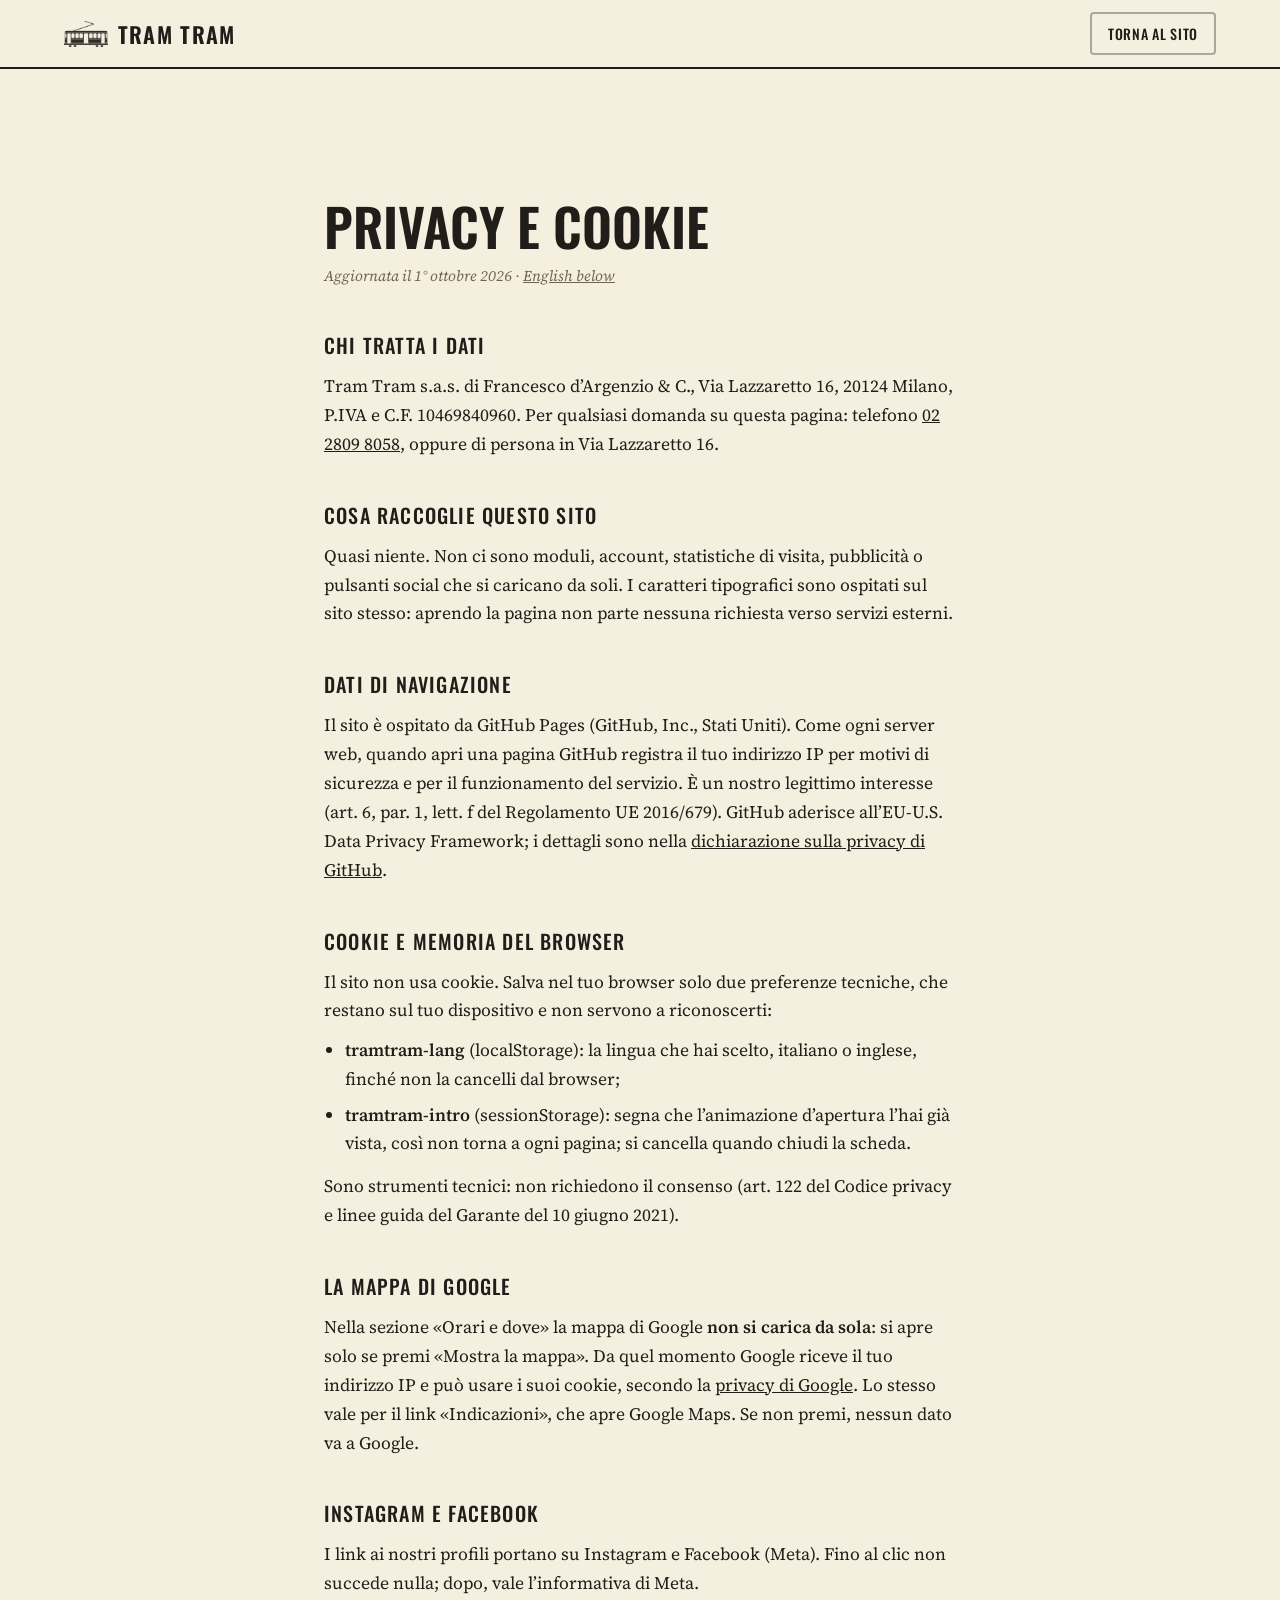
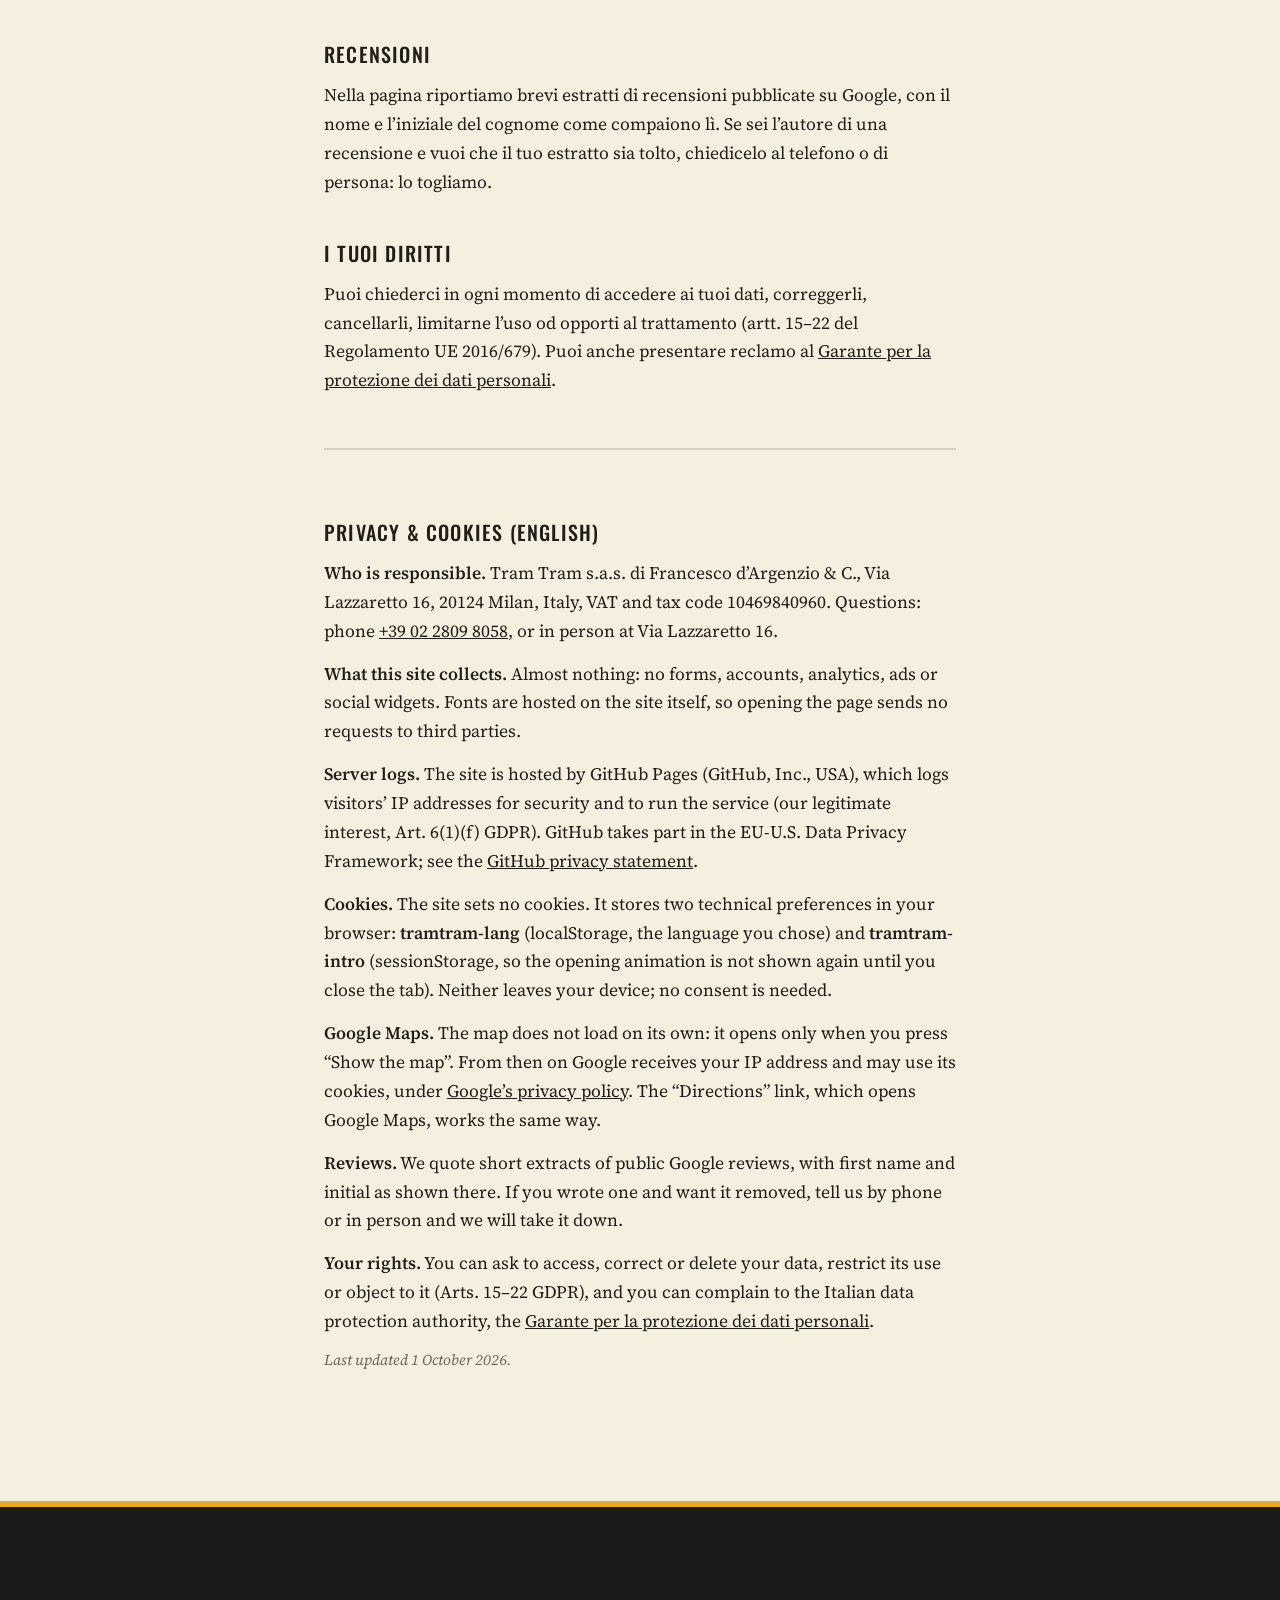
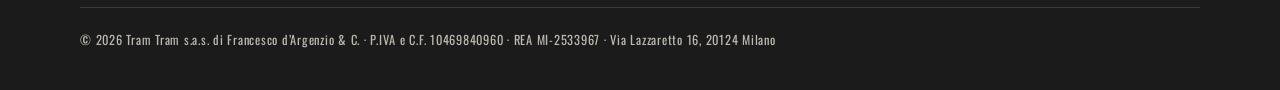
<file: privacy.html>
<!DOCTYPE html>
<html lang="it">
<head>
  <meta charset="UTF-8">
  <meta name="viewport" content="width=device-width, initial-scale=1.0">
  <title>Privacy e cookie · Tram Tram Milano</title>
  <meta name="robots" content="noindex">
  <meta name="description" content="Informativa privacy e cookie del sito di Tram Tram, Via Lazzaretto 16, Milano.">
  <link rel="canonical" href="https://rotenzark.github.io/tram-tram-v2/privacy.html">
  <meta name="theme-color" content="#F5EFE0">
  <link rel="icon" href="favicon.png?v=2" type="image/png">
  <link rel="apple-touch-icon" href="img/apple-touch-icon.png">
  <link rel="preload" href="fonts/oswald-400.woff2" as="font" type="font/woff2" crossorigin>
  <link rel="preload" href="fonts/source-serif-4-400.woff2" as="font" type="font/woff2" crossorigin>
  <link rel="stylesheet" href="fonts/fonts.css?v=1">
  <link rel="stylesheet" href="css/style.css?v=5">
</head>
<body class="pagina-testo">

  <a class="skip-link" href="#testo">Salta al contenuto</a>

  <header class="topbar">
    <a class="wordmark" href="index.html"><img class="wordmark-tram" src="img/logo-tram.png" width="240" height="143" alt="">Tram&nbsp;Tram</a>
    <div class="topbar-actions">
      <a class="btn btn-ghost btn-small" href="index.html">Torna al sito</a>
    </div>
  </header>

  <main id="testo" class="section testo-legale">
    <h1>Privacy e cookie</h1>
    <p class="testo-data">Aggiornata il 1° ottobre 2026 · <a href="#english" lang="en">English below</a></p>

    <h2>Chi tratta i dati</h2>
    <p>Tram Tram s.a.s. di Francesco d’Argenzio &amp; C., Via Lazzaretto 16, 20124 Milano, P.IVA e C.F. 10469840960. Per qualsiasi domanda su questa pagina: telefono <a href="tel:+390228098058">02 2809 8058</a>, oppure di persona in Via Lazzaretto 16.</p>

    <h2>Cosa raccoglie questo sito</h2>
    <p>Quasi niente. Non ci sono moduli, account, statistiche di visita, pubblicità o pulsanti social che si caricano da soli. I caratteri tipografici sono ospitati sul sito stesso: aprendo la pagina non parte nessuna richiesta verso servizi esterni.</p>

    <h2>Dati di navigazione</h2>
    <p>Il sito è ospitato da GitHub Pages (GitHub, Inc., Stati Uniti). Come ogni server web, quando apri una pagina GitHub registra il tuo indirizzo IP per motivi di sicurezza e per il funzionamento del servizio. È un nostro legittimo interesse (art. 6, par. 1, lett. f del Regolamento UE 2016/679). GitHub aderisce all’EU-U.S. Data Privacy Framework; i dettagli sono nella <a href="https://docs.github.com/site-policy/privacy-policies/github-general-privacy-statement" rel="noopener">dichiarazione sulla privacy di GitHub</a>.</p>

    <h2>Cookie e memoria del browser</h2>
    <p>Il sito non usa cookie. Salva nel tuo browser solo due preferenze tecniche, che restano sul tuo dispositivo e non servono a riconoscerti:</p>
    <ul>
      <li><strong>tramtram-lang</strong> (localStorage): la lingua che hai scelto, italiano o inglese, finché non la cancelli dal browser;</li>
      <li><strong>tramtram-intro</strong> (sessionStorage): segna che l’animazione d’apertura l’hai già vista, così non torna a ogni pagina; si cancella quando chiudi la scheda.</li>
    </ul>
    <p>Sono strumenti tecnici: non richiedono il consenso (art. 122 del Codice privacy e linee guida del Garante del 10 giugno 2021).</p>

    <h2>La mappa di Google</h2>
    <p>Nella sezione «Orari e dove» la mappa di Google <strong>non si carica da sola</strong>: si apre solo se premi «Mostra la mappa». Da quel momento Google riceve il tuo indirizzo IP e può usare i suoi cookie, secondo la <a href="https://policies.google.com/privacy?hl=it" rel="noopener">privacy di Google</a>. Lo stesso vale per il link «Indicazioni», che apre Google Maps. Se non premi, nessun dato va a Google.</p>

    <h2>Instagram e Facebook</h2>
    <p>I link ai nostri profili portano su Instagram e Facebook (Meta). Fino al clic non succede nulla; dopo, vale l’informativa di Meta.</p>

    <h2>Recensioni</h2>
    <p>Nella pagina riportiamo brevi estratti di recensioni pubblicate su Google, con il nome e l’iniziale del cognome come compaiono lì. Se sei l’autore di una recensione e vuoi che il tuo estratto sia tolto, chiedicelo al telefono o di persona: lo togliamo.</p>

    <h2>I tuoi diritti</h2>
    <p>Puoi chiederci in ogni momento di accedere ai tuoi dati, correggerli, cancellarli, limitarne l’uso od opporti al trattamento (artt. 15–22 del Regolamento UE 2016/679). Puoi anche presentare reclamo al <a href="https://www.garanteprivacy.it" rel="noopener">Garante per la protezione dei dati personali</a>.</p>

    <div class="testo-en" id="english" lang="en">
      <h2>Privacy &amp; cookies (English)</h2>
      <p><strong>Who is responsible.</strong> Tram Tram s.a.s. di Francesco d’Argenzio &amp; C., Via Lazzaretto 16, 20124 Milan, Italy, VAT and tax code 10469840960. Questions: phone <a href="tel:+390228098058">+39 02 2809 8058</a>, or in person at Via Lazzaretto 16.</p>
      <p><strong>What this site collects.</strong> Almost nothing: no forms, accounts, analytics, ads or social widgets. Fonts are hosted on the site itself, so opening the page sends no requests to third parties.</p>
      <p><strong>Server logs.</strong> The site is hosted by GitHub Pages (GitHub, Inc., USA), which logs visitors’ IP addresses for security and to run the service (our legitimate interest, Art. 6(1)(f) GDPR). GitHub takes part in the EU-U.S. Data Privacy Framework; see the <a href="https://docs.github.com/site-policy/privacy-policies/github-general-privacy-statement" rel="noopener">GitHub privacy statement</a>.</p>
      <p><strong>Cookies.</strong> The site sets no cookies. It stores two technical preferences in your browser: <strong>tramtram-lang</strong> (localStorage, the language you chose) and <strong>tramtram-intro</strong> (sessionStorage, so the opening animation is not shown again until you close the tab). Neither leaves your device; no consent is needed.</p>
      <p><strong>Google Maps.</strong> The map does not load on its own: it opens only when you press “Show the map”. From then on Google receives your IP address and may use its cookies, under <a href="https://policies.google.com/privacy?hl=en" rel="noopener">Google’s privacy policy</a>. The “Directions” link, which opens Google Maps, works the same way.</p>
      <p><strong>Reviews.</strong> We quote short extracts of public Google reviews, with first name and initial as shown there. If you wrote one and want it removed, tell us by phone or in person and we will take it down.</p>
      <p><strong>Your rights.</strong> You can ask to access, correct or delete your data, restrict its use or object to it (Arts. 15–22 GDPR), and you can complain to the Italian data protection authority, the <a href="https://www.garanteprivacy.it" rel="noopener">Garante per la protezione dei dati personali</a>.</p>
      <p class="testo-data">Last updated 1 October 2026.</p>
    </div>
  </main>

  <footer class="footer">
    <p class="footer-legal">© 2026 Tram Tram s.a.s. di Francesco d’Argenzio &amp; C. · P.IVA e C.F. 10469840960 · REA MI-2533967 · Via Lazzaretto 16, 20124 Milano</p>
  </footer>
</body>
</html>
</file>
<file: fonts/fonts.css>
/* Caratteri ospitati sul sito (niente richieste a Google). Oswald e Source Serif 4: SIL Open Font License 1.1, vedi OFL.txt. */
@font-face {
  font-family: 'Oswald';
  font-style: normal;
  font-weight: 400;
  font-display: swap;
  src: url('oswald-400.woff2') format('woff2');
  unicode-range: U+0000-00FF, U+0131, U+0152-0153, U+02BB-02BC, U+02C6, U+02DA, U+02DC, U+0304, U+0308, U+0329, U+2000-206F, U+20AC, U+2122, U+2191, U+2193, U+2212, U+2215, U+FEFF, U+FFFD;
}
@font-face {
  font-family: 'Oswald';
  font-style: normal;
  font-weight: 500;
  font-display: swap;
  src: url('oswald-400.woff2') format('woff2');
  unicode-range: U+0000-00FF, U+0131, U+0152-0153, U+02BB-02BC, U+02C6, U+02DA, U+02DC, U+0304, U+0308, U+0329, U+2000-206F, U+20AC, U+2122, U+2191, U+2193, U+2212, U+2215, U+FEFF, U+FFFD;
}
@font-face {
  font-family: 'Oswald';
  font-style: normal;
  font-weight: 600;
  font-display: swap;
  src: url('oswald-400.woff2') format('woff2');
  unicode-range: U+0000-00FF, U+0131, U+0152-0153, U+02BB-02BC, U+02C6, U+02DA, U+02DC, U+0304, U+0308, U+0329, U+2000-206F, U+20AC, U+2122, U+2191, U+2193, U+2212, U+2215, U+FEFF, U+FFFD;
}
@font-face {
  font-family: 'Source Serif 4';
  font-style: italic;
  font-weight: 400;
  font-display: swap;
  src: url('source-serif-4-corsivo-400.woff2') format('woff2');
  unicode-range: U+0000-00FF, U+0131, U+0152-0153, U+02BB-02BC, U+02C6, U+02DA, U+02DC, U+0304, U+0308, U+0329, U+2000-206F, U+20AC, U+2122, U+2191, U+2193, U+2212, U+2215, U+FEFF, U+FFFD;
}
@font-face {
  font-family: 'Source Serif 4';
  font-style: normal;
  font-weight: 400;
  font-display: swap;
  src: url('source-serif-4-400.woff2') format('woff2');
  unicode-range: U+0000-00FF, U+0131, U+0152-0153, U+02BB-02BC, U+02C6, U+02DA, U+02DC, U+0304, U+0308, U+0329, U+2000-206F, U+20AC, U+2122, U+2191, U+2193, U+2212, U+2215, U+FEFF, U+FFFD;
}
@font-face {
  font-family: 'Source Serif 4';
  font-style: normal;
  font-weight: 600;
  font-display: swap;
  src: url('source-serif-4-400.woff2') format('woff2');
  unicode-range: U+0000-00FF, U+0131, U+0152-0153, U+02BB-02BC, U+02C6, U+02DA, U+02DC, U+0304, U+0308, U+0329, U+2000-206F, U+20AC, U+2122, U+2191, U+2193, U+2212, U+2215, U+FEFF, U+FFFD;
}
</file>
<file: css/style.css>
/* ============================================================
   TRAM TRAM — Trattoria romana, Milano Porta Venezia
   Palette: la livrea del tram (giallo Milano, crema, lavagna)
   ============================================================ */

:root {
  --crema:      #F5EFE0;   /* fondo principale */
  --crema-scura:#ECE3CD;   /* sezioni alternate */
  --lavagna:    #1B1B1B;   /* cartelli di linea e footer */
  --giallo:     #E9A820;   /* giallo tram: CTA e accenti */
  --giallo-chiaro: #F2BC4B;
  --rosso-sugo: #A83226;   /* accento amatriciana */
  --inchiostro: #211D18;   /* testo */
  --grigio-caldo:#6E6455;  /* testo secondario */

  --f-board: "Oswald", "Arial Narrow", sans-serif;
  --f-body: "Source Serif 4", "Georgia", serif;

  --maxw: 1120px;
  --pad: clamp(20px, 5vw, 64px);
}

* { margin: 0; padding: 0; box-sizing: border-box; }

html { scroll-padding-top: 70px; }
@media (prefers-reduced-motion: no-preference) {
  html { scroll-behavior: smooth; }
}

body {
  font-family: var(--f-body);
  font-size: 17.5px;
  line-height: 1.65;
  background: var(--crema);
  color: var(--inchiostro);
  -webkit-font-smoothing: antialiased;
}

::selection { background: var(--giallo); color: var(--lavagna); }

img, svg { display: block; max-width: 100%; }
a { color: inherit; }

:focus-visible {
  outline: 2px solid var(--inchiostro);
  outline-offset: 3px;
  border-radius: 2px;
}
.footer :focus-visible,
.board :focus-visible { outline-color: var(--giallo); }

.visually-hidden {
  position: absolute !important;
  width: 1px; height: 1px;
  overflow: hidden;
  clip: rect(0 0 0 0);
  white-space: nowrap;
}

.skip-link {
  position: absolute;
  top: -60px; left: 16px;
  z-index: 200;
  background: var(--lavagna);
  color: var(--giallo);
  padding: 10px 18px;
  font-family: var(--f-board);
  font-weight: 500;
  text-decoration: none;
  transition: top 0.2s;
}
.skip-link:focus { top: 12px; }

/* ============ INTRO "IL CAPOLINEA" ============ */

.intro {
  position: fixed;
  inset: 0;
  z-index: 300;
  /* rete di sicurezza: se main.js non arriva, l'intro se ne va da sola */
  animation: intro-sicura 0s linear 3s forwards;
}
.no-js .intro,
.intro-vista .intro { display: none; } /* intro-vista: già vista in questa sessione (script nella testa) */
@keyframes intro-sicura {
  to { opacity: 0; visibility: hidden; pointer-events: none; }
}

body.intro-lock { overflow: hidden; }

.intro-door {
  position: absolute;
  top: 0;
  bottom: 0;
  width: calc(50% + 1px);
  background: var(--lavagna);
  transition: transform 0.7s cubic-bezier(0.7, 0, 0.2, 1);
}
.intro-door-l { left: 0; border-right: 1px solid rgba(233, 168, 32, 0.35); }
.intro-door-r { right: 0; }

.intro--open .intro-door-l { transform: translateX(-102%); }
.intro--open .intro-door-r { transform: translateX(102%); }

.intro-board {
  position: absolute;
  inset: 0;
  display: flex;
  flex-direction: column;
  align-items: center;
  justify-content: center;
  gap: 24px;
  perspective: 700px;
  transition: opacity 0.25s;
}
.intro--open .intro-board { opacity: 0; }

.intro-flaps {
  display: flex;
  gap: 6px;
}

.flap {
  position: relative;
  display: inline-flex;
  align-items: center;
  justify-content: center;
  width: clamp(32px, 7vw, 72px);
  height: clamp(46px, 10vw, 100px);
  background: #101010;
  border-radius: 6px;
  font-family: var(--f-board);
  font-size: clamp(28px, 6.2vw, 64px);
  font-weight: 600;
  color: var(--giallo);
  transform: rotateX(-92deg);
  opacity: 0;
  animation: flap-in 0.32s cubic-bezier(0.3, 0.9, 0.4, 1.08) forwards;
}
.flap::after {
  content: "";
  position: absolute;
  left: 0; right: 0; top: 50%;
  height: 2px;
  background: rgba(0, 0, 0, 0.6);
}
.flap-space { background: transparent; }
.flap-space::after { display: none; }

/* intro accorciata (audit 1/10): le palette in 0,4 s, le porte a 1 s, fine a 1,7 s */
.flap:nth-child(1) { animation-delay: 0.06s; }
.flap:nth-child(2) { animation-delay: 0.10s; }
.flap:nth-child(3) { animation-delay: 0.14s; }
.flap:nth-child(4) { animation-delay: 0.18s; }
.flap:nth-child(5) { animation-delay: 0.22s; }
.flap:nth-child(6) { animation-delay: 0.26s; }
.flap:nth-child(7) { animation-delay: 0.30s; }
.flap:nth-child(8) { animation-delay: 0.34s; }
.flap:nth-child(9) { animation-delay: 0.38s; }

@keyframes flap-in {
  to { transform: rotateX(0); opacity: 1; }
}

.intro-dest {
  font-family: var(--f-board);
  font-size: clamp(13px, 2vw, 18px);
  font-weight: 500;
  letter-spacing: 0.18em;
  color: var(--giallo);
  opacity: 0;
  animation: dest-in 0.3s ease 0.6s forwards;
}
@keyframes dest-in {
  to { opacity: 0.95; }
}

/* ingresso hero orchestrato con la fine dell'intro */
.has-intro .hero-inner {
  opacity: 0;
  transform: translateY(16px);
  /* rete di sicurezza: l'hero non resta mai invisibile, anche se intro-done non arriva */
  animation: hero-sicuro 0s linear 3s forwards;
}
@keyframes hero-sicuro {
  to { opacity: 1; transform: none; }
}
.intro-done .hero-inner {
  opacity: 1;
  transform: none;
  transition: opacity 0.7s ease 0.2s, transform 0.7s ease 0.2s;
}

@media (prefers-reduced-motion: reduce) {
  .intro { display: none; }
  .has-intro .hero-inner { opacity: 1; transform: none; }
}

/* ============ TOPBAR ============ */

.topbar {
  position: sticky;
  top: 0;
  z-index: 100;
  display: flex;
  align-items: center;
  gap: 28px;
  padding: 12px var(--pad);
  background: rgba(245, 239, 224, 0.98);
  border-bottom: 2px solid var(--lavagna);
}

.wordmark {
  font-family: var(--f-board);
  font-size: 22px;
  font-weight: 600;
  line-height: 1;
  letter-spacing: 0.06em;
  text-transform: uppercase;
  text-decoration: none;
  color: var(--inchiostro);
  white-space: nowrap;
}

.nav { margin-right: auto; }
.nav-toggle { display: none; }

.nav-menu {
  display: flex;
  gap: 26px;
  list-style: none;
}
.nav-menu a {
  font-family: var(--f-board);
  font-size: 14px;
  font-weight: 500;
  letter-spacing: 0.08em;
  text-transform: uppercase;
  text-decoration: none;
  color: var(--grigio-caldo);
  transition: color 0.15s;
}
.nav-menu a:hover { color: var(--inchiostro); }

.topbar-actions {
  display: flex;
  align-items: center;
  gap: 14px;
}

.lang-switch {
  display: flex;
  align-items: center;
  gap: 2px;
  font-family: var(--f-board);
  font-size: 13px;
  font-weight: 500;
  letter-spacing: 0.06em;
}
.lang-btn {
  display: inline-flex;
  align-items: center;
  justify-content: center;
  min-width: 32px;
  min-height: 32px;
  background: none;
  border: none;
  color: var(--grigio-caldo);
  font: inherit;
  cursor: pointer;
  padding: 6px 8px;
}
/* la lingua attiva non si riconosce solo dal colore (WCAG 1.4.1): sottolineata */
.lang-btn.is-active {
  color: var(--rosso-sugo);
  text-decoration: underline;
  text-decoration-thickness: 2px;
  text-underline-offset: 4px;
}
.lang-btn:hover { color: var(--inchiostro); }
.lang-sep { color: rgba(33, 29, 24, 0.3); }

/* ============ BOTTONI ============ */

.btn {
  display: inline-flex;
  align-items: center;
  justify-content: center;
  gap: 4px;
  padding: 15px 28px;
  font-family: var(--f-board);
  font-size: 16px;
  font-weight: 500;
  letter-spacing: 0.05em;
  text-transform: uppercase;
  text-decoration: none;
  border-radius: 4px;
  transition: transform 0.15s, background-color 0.15s, color 0.15s, border-color 0.15s;
}
.btn:active { transform: scale(0.98); }

.btn-giallo {
  background: var(--giallo);
  color: var(--lavagna);
}
.btn-giallo:hover { background: var(--giallo-chiaro); }

.btn-ghost {
  border: 2px solid rgba(33, 29, 24, 0.35);
  color: var(--inchiostro);
}
.btn-ghost:hover { border-color: var(--inchiostro); }

.btn-small { padding: 8px 16px; font-size: 14px; }

/* ============ CARTELLO DI LINEA (firma visiva) ============ */

.board {
  display: flex;
  align-items: center;
  gap: 16px;
  background: var(--lavagna);
  padding: 14px var(--pad);
  overflow: hidden;
  white-space: nowrap;
}

.board-arrow,
.board-text {
  font-family: var(--f-board);
  font-size: clamp(14px, 1.8vw, 19px);
  font-weight: 500;
  letter-spacing: 0.14em;
  color: var(--giallo);
}

.board-divider { justify-content: center; }
.board-divider .board-text { font-size: clamp(12px, 1.5vw, 15px); opacity: 0.9; }

/* ============ HERO ============ */

.hero {
  min-height: calc(100vh - 55px);
  min-height: calc(100svh - 55px);
  display: flex;
  flex-direction: column;
}

.hero-inner {
  max-width: var(--maxw);
  margin: 0 auto;
  width: 100%;
  flex: 1;
  display: flex;
  flex-direction: column;
  justify-content: center;
  padding: clamp(48px, 8vw, 90px) var(--pad);
}

.hero-title {
  font-family: var(--f-board);
  font-size: clamp(64px, 13vw, 176px);
  font-weight: 600;
  line-height: 0.98;
  letter-spacing: 0.01em;
  text-transform: uppercase;
  color: var(--inchiostro);
}

.hero-sub {
  font-family: var(--f-board);
  font-size: clamp(16px, 2.2vw, 24px);
  font-weight: 400;
  letter-spacing: 0.42em;
  text-transform: uppercase;
  color: var(--rosso-sugo);
  margin: 14px 0 30px;
}

.hero-lead {
  max-width: 620px;
  font-size: clamp(18px, 2.1vw, 21px);
  color: var(--grigio-caldo);
  margin-bottom: 38px;
}
.hero-lead em {
  font-style: italic;
  font-weight: 600;
  color: var(--inchiostro);
}

.hero-cta {
  display: flex;
  flex-wrap: wrap;
  gap: 16px;
  margin-bottom: 22px;
}

.hero-proof {
  font-family: var(--f-board);
  font-size: 14px;
  font-weight: 400;
  letter-spacing: 0.08em;
  text-transform: uppercase;
  color: var(--grigio-caldo);
}

/* ============ SEZIONI ============ */

.section { padding: clamp(72px, 10vw, 130px) var(--pad); }

.section-crema { background: var(--crema-scura); }

.section > * {
  max-width: var(--maxw);
  margin-left: auto;
  margin-right: auto;
}

.section-head {
  display: flex;
  align-items: baseline;
  gap: 20px;
  margin-bottom: clamp(36px, 5vw, 64px);
}

.section-no {
  font-family: var(--f-board);
  font-size: 14px;
  font-weight: 500;
  letter-spacing: 0.14em;
  text-transform: uppercase;
  color: var(--crema);
  background: var(--rosso-sugo);
  border-radius: 4px;
  padding: 5px 12px;
  white-space: nowrap;
}

.section-head h2 {
  font-family: var(--f-board);
  font-size: clamp(34px, 5vw, 56px);
  font-weight: 600;
  letter-spacing: 0.02em;
  text-transform: uppercase;
  line-height: 1.05;
}

/* split */

.split {
  display: grid;
  grid-template-columns: 1.55fr 1fr;
  gap: clamp(36px, 6vw, 90px);
  align-items: start;
}
.split-even { grid-template-columns: 1fr 1fr; }

.split-main p + p { margin-top: 1.2em; }

.pull {
  font-size: clamp(23px, 3vw, 32px);
  font-weight: 600;
  line-height: 1.35;
  color: var(--inchiostro);
  margin-bottom: 1.1em;
}
.split-main > p:not(.pull) { color: var(--grigio-caldo); }

/* stats */

.split-side { display: grid; gap: 28px; }

.stat {
  border-top: 2px solid rgba(33, 29, 24, 0.15);
  padding-top: 18px;
}
.stat-num {
  display: block;
  font-family: var(--f-board);
  font-size: clamp(40px, 5vw, 62px);
  font-weight: 600;
  line-height: 1;
  color: var(--rosso-sugo);
}
.stat-label {
  display: block;
  margin-top: 6px;
  font-size: 15px;
  color: var(--grigio-caldo);
}

/* ============ MENÙ ============ */

.ledger { list-style: none; }

.ledger-row {
  display: flex;
  align-items: baseline;
  gap: 14px;
  padding: 20px 0;
  border-bottom: 1px solid rgba(33, 29, 24, 0.2);
}
.ledger-row:first-child { border-top: 1px solid rgba(33, 29, 24, 0.2); }

.ledger-name {
  font-size: clamp(17px, 2vw, 20px);
  font-weight: 600;
}

.ledger-dots {
  flex: 1;
  border-bottom: 2px dotted rgba(33, 29, 24, 0.3);
  transform: translateY(-4px);
  min-width: 40px;
}

.ledger-price {
  font-family: var(--f-board);
  font-size: clamp(18px, 2vw, 22px);
  font-weight: 500;
  white-space: nowrap;
}

.ledger-note {
  margin-top: 26px;
  font-size: 15px;
  font-style: italic;
  color: var(--grigio-caldo);
}

/* ============ IN TAVOLA ============ */

.dish { margin: 0; }
.section > .dish { margin-left: auto; margin-right: auto; }

/* height:auto — senza, l'attributo height dell'<img> vince sull'aspect-ratio e la foto esce alta quanto il file */
.dish img {
  width: 100%;
  height: auto;
  aspect-ratio: 3 / 2;
  object-fit: cover;
  border-radius: 6px;
  border: 3px solid var(--lavagna);
}

.dish-caption {
  margin-top: 12px;
  font-size: 14.5px;
  font-style: italic;
  color: var(--grigio-caldo);
}

picture { display: block; }

.gallery-note {
  margin-top: 14px;
  font-size: 14.5px;
  font-style: italic;
  color: var(--grigio-caldo);
}

/* ============ ORARI E DOVE ============ */

.hours-table {
  width: 100%;
  border-collapse: collapse;
  font-size: 17px;
}
.hours-table th,
.hours-table td {
  text-align: left;
  padding: 15px 0;
  border-bottom: 1px solid rgba(33, 29, 24, 0.2);
  font-weight: 400;
}
.hours-table tr:first-child th,
.hours-table tr:first-child td { border-top: 1px solid rgba(33, 29, 24, 0.2); }
.hours-table td {
  text-align: right;
  font-family: var(--f-board);
  font-weight: 500;
}
.hours-table .hours-sub { font-style: italic; color: var(--grigio-caldo); }

.hours-note {
  margin-top: 18px;
  font-size: 15px;
  font-style: italic;
  color: var(--grigio-caldo);
}

.where-address {
  font-family: var(--f-board);
  font-style: normal;
  font-size: clamp(24px, 3vw, 32px);
  font-weight: 500;
  text-transform: uppercase;
  letter-spacing: 0.02em;
  line-height: 1.3;
  margin-bottom: 18px;
}

.where-metro {
  display: flex;
  align-items: center;
  gap: 10px;
  font-size: 16px;
  margin-bottom: 28px;
  color: var(--grigio-caldo);
}
.metro-dot {
  width: 14px; height: 14px;
  border-radius: 50%;
  background: #D9241D; /* rosso della M1 */
  flex: none;
}

/* ============ FOOTER ============ */

.footer {
  background: var(--lavagna);
  color: var(--crema);
  padding: clamp(60px, 8vw, 100px) var(--pad) 40px;
  border-top: 6px solid var(--giallo);
}

.footer > * {
  max-width: var(--maxw);
  margin-left: auto;
  margin-right: auto;
}

/* filigrana decorativa: il testo sta nel ::before (aria-hidden, esente da 1.4.3 come logotipo), così i misuratori di contrasto non la leggono come testo */
.footer-wordmark::before { content: "Tram Tram"; }
.footer-wordmark {
  font-family: var(--f-board);
  font-size: clamp(52px, 9vw, 116px);
  font-weight: 600;
  text-transform: uppercase;
  line-height: 1;
  color: rgba(245, 239, 224, 0.18);
  margin-bottom: clamp(40px, 6vw, 70px);
  user-select: none;
}

.footer-cols {
  display: grid;
  grid-template-columns: repeat(3, 1fr);
  gap: 32px;
  margin-bottom: 56px;
}

.footer-cols h3 {
  font-family: var(--f-board);
  font-size: 13px;
  font-weight: 500;
  letter-spacing: 0.16em;
  text-transform: uppercase;
  color: var(--giallo);
  margin-bottom: 14px;
}

.footer-cols p {
  font-size: 16px;
  color: rgba(245, 239, 224, 0.8);
}
.footer-cols a {
  color: var(--crema);
  text-decoration: none;
  border-bottom: 1px solid rgba(245, 239, 224, 0.35);
  transition: border-color 0.15s;
}
.footer-cols a:hover { border-color: var(--giallo); }

.footer-legal {
  font-family: var(--f-board);
  font-size: 12.5px;
  font-weight: 400;
  letter-spacing: 0.06em;
  color: rgba(245, 239, 224, 0.75);
  border-top: 1px solid rgba(245, 239, 224, 0.14);
  padding-top: 22px;
}

/* ============ LE FOTO ============ */

.dish-largo { margin-top: clamp(48px, 7vw, 84px); }
.dish-alto img { aspect-ratio: 4 / 5; }

.galleria {
  display: grid;
  grid-template-columns: repeat(3, 1fr);
  gap: 14px;
  margin-top: 24px;
}
.galleria-due {
  grid-template-columns: 1fr 1fr;
  margin-top: clamp(48px, 7vw, 84px);
}

.g-foto { margin: 0; }
.g-foto img {
  width: 100%;
  height: auto;
  aspect-ratio: 4 / 5;
  object-fit: cover;
  border-radius: 6px;
  border: 3px solid var(--lavagna);
}
.galleria-due .g-foto img { aspect-ratio: 3 / 2; }
/* gli oggetti per la tavola: Francesco con gli orci (verticale) e il collage (orizzontale), interi, senza tagli */
.galleria-oggetti {
  grid-template-columns: 2fr 3fr;
  align-items: start;
  margin-top: clamp(48px, 7vw, 84px);
}
.galleria-oggetti .g-foto img { aspect-ratio: auto; }
.galleria-cucina { margin-top: 14px; }
.g-foto img[src$="ritratto.jpg"] { object-position: 50% 15%; } /* il viso di Francesco, non il tavolo */
.g-foto img[src$="tavolo.jpg"] { object-position: 50% 88%; } /* i tavoli, non il muro blu sopra */
.g-foto figcaption {
  margin-top: 8px;
  font-size: 14.5px;
  font-style: italic;
  color: var(--grigio-caldo);
}

/* ============ LA VOCE DI FRANCESCO ============ */

.voce {
  margin: 1.6em 0;
  padding: 4px 0 4px 22px;
  border-left: 4px solid var(--giallo);
}
.voce p {
  font-size: clamp(19px, 2.2vw, 23px);
  font-style: italic;
  line-height: 1.45;
  color: var(--inchiostro);
}
.voce footer {
  margin-top: 10px;
  font-family: var(--f-board);
  font-size: 13px;
  font-weight: 500;
  letter-spacing: 0.12em;
  text-transform: uppercase;
  color: var(--grigio-caldo);
}

/* ============ DICONO DI NOI ============ */

.stampa {
  margin-bottom: clamp(44px, 6vw, 72px);
  padding: clamp(28px, 4vw, 44px) clamp(24px, 4vw, 48px);
  background: var(--lavagna);
  border-top: 6px solid var(--giallo);
  border-radius: 6px;
}
.stampa p {
  font-family: var(--f-board);
  font-size: clamp(26px, 3.6vw, 42px);
  font-weight: 500;
  line-height: 1.25;
  letter-spacing: 0.02em;
  text-transform: uppercase;
  color: var(--giallo);
}
.stampa footer {
  margin-top: 16px;
  font-family: var(--f-board);
  font-size: 13px;
  font-weight: 500;
  letter-spacing: 0.14em;
  text-transform: uppercase;
  color: rgba(245, 239, 224, 0.8);
}

.voto {
  display: flex;
  align-items: baseline;
  flex-wrap: wrap;
  gap: 4px 14px;
  margin-bottom: 26px;
}
.voto .stat-label { margin-top: 0; font-size: 17px; }

.recensioni {
  list-style: none;
  display: grid;
  grid-template-columns: repeat(2, 1fr);
  gap: 0 clamp(28px, 5vw, 64px);
}
.recensione {
  padding: 24px 0;
  border-top: 1px solid rgba(33, 29, 24, 0.2);
}
.recensione-testo { font-size: 17px; line-height: 1.6; }
.recensione-chi {
  margin-top: 10px;
  font-family: var(--f-board);
  font-size: 13px;
  font-weight: 500;
  letter-spacing: 0.1em;
  text-transform: uppercase;
  color: var(--grigio-caldo);
}

/* ============ DOVE: TRAM, BOTTONI, MAPPA ============ */

.where .where-metro { margin-bottom: 12px; }
.m3-dot { background: #FCC000; } /* giallo della M3 */
.m3-dot + .metro-dot { margin-left: -6px; }
.tram-dot { border-radius: 3px; background: var(--lavagna); box-shadow: inset 0 0 0 3px var(--giallo); }

/* ============ IL LORO TRAM (logo) ============ */

.wordmark { display: inline-flex; align-items: center; gap: 10px; }
.wordmark-tram { width: auto; height: 26px; }
/* allineato a sinistra con la colonna del footer (le regole `.footer > *` lo centrerebbero) */
.footer-tram { width: 132px; height: auto; margin: 0 0 22px max(0px, calc((100% - var(--maxw)) / 2)); }

.where-azioni {
  display: flex;
  flex-wrap: wrap;
  gap: 14px;
  margin-top: 26px;
}

.mappa-riga {
  display: grid;
  grid-template-columns: 1fr 1fr;
  gap: 14px;
  margin-top: clamp(48px, 7vw, 84px);
}
.cartina {
  aspect-ratio: 3 / 2;
  border: 3px solid var(--lavagna);
  border-radius: 6px;
  overflow: hidden;
  background: var(--crema-scura);
}
.cartina iframe {
  display: block;
  width: 100%;
  height: 100%;
  border: 0;
}
/* prima del clic: un cartello con l'indirizzo e il bottone, nessuna richiesta a Google */
.cartina-velo {
  height: 100%;
  display: flex;
  flex-direction: column;
  align-items: center;
  justify-content: center;
  gap: 14px;
  padding: 24px;
  text-align: center;
  background:
    repeating-linear-gradient(0deg, rgba(33, 29, 24, 0.05) 0 1px, transparent 1px 28px),
    repeating-linear-gradient(90deg, rgba(33, 29, 24, 0.05) 0 1px, transparent 1px 28px),
    var(--crema-scura);
}
.cartina-indirizzo {
  font-family: var(--f-board);
  font-size: clamp(22px, 2.6vw, 28px);
  font-weight: 500;
  letter-spacing: 0.04em;
  text-transform: uppercase;
}
.cartina-nota {
  max-width: 34ch;
  font-size: 14px;
  font-style: italic;
  line-height: 1.5;
  color: var(--grigio-caldo);
}

.footer-legal a { color: inherit; }

/* ============ REVEAL ============ */

@media (prefers-reduced-motion: no-preference) {
  .reveal {
    opacity: 0;
    transform: translateY(18px);
    transition: opacity 0.6s ease, transform 0.6s ease;
  }
  .reveal.is-visible {
    opacity: 1;
    transform: none;
  }
}

/* ============ RESPONSIVE ============ */

@media (max-width: 900px) {
  .topbar { gap: 18px; }
  .nav-menu { gap: 16px; }
  .nav-menu a { font-size: 13px; }

  .split,
  .split-even { grid-template-columns: 1fr; }
  .split-side {
    grid-template-columns: repeat(3, 1fr);
    gap: 18px;
  }
  .where { margin-top: 8px; }
}

@media (max-width: 860px) {
  html { scroll-padding-top: 130px; }

  .topbar { gap: 16px; flex-wrap: wrap; }

  .nav-toggle {
    display: inline-flex;
    align-items: center;
    gap: 8px;
    background: none;
    border: 2px solid rgba(33, 29, 24, 0.35);
    border-radius: 4px;
    color: var(--inchiostro);
    font: 500 13px var(--f-board);
    letter-spacing: 0.08em;
    text-transform: uppercase;
    padding: 8px 14px;
    cursor: pointer;
  }
  .nav-toggle-bar {
    width: 14px;
    height: 2px;
    background: currentColor;
    box-shadow: 0 -4px 0 currentColor, 0 4px 0 currentColor;
  }

  .nav { order: 3; width: 100%; margin: 0; }
  .nav-menu {
    display: none;
    flex-direction: column;
    gap: 0;
    width: 100%;
    padding: 6px 0 10px;
  }
  .nav.is-open .nav-menu { display: flex; }
  .nav-menu a {
    display: block;
    padding: 12px 2px;
    font-size: 15px;
    border-bottom: 1px solid rgba(33, 29, 24, 0.1);
  }

  .topbar-actions { margin-left: auto; }

  .hero-cta .btn { width: 100%; }

  .split-side { grid-template-columns: 1fr; }

  .section-head { flex-direction: column; gap: 12px; align-items: flex-start; }

  .board { padding: 12px var(--pad); }
  .board-text { letter-spacing: 0.1em; }
  /* il cartello dell'hero è più lungo dello schermo: va a capo invece di finire tagliato */
  .hero .board { white-space: normal; align-items: flex-start; }
  .hero .board-text { line-height: 1.5; text-wrap: balance; }

  /* menu aperto: mai più alto dello schermo (telefono in orizzontale, zoom forte) */
  .nav.is-open .nav-menu { max-height: calc(100vh - 130px); max-height: calc(100dvh - 130px); overflow-y: auto; }
  /* senza JavaScript il bottone Menu non fa nulla: le voci restano in vista */
  .no-js .nav-toggle { display: none; }
  .no-js .nav-menu { display: flex; flex-direction: row; flex-wrap: wrap; gap: 4px 16px; }
  .no-js .nav-menu a { border-bottom: 0; }

  .galleria { grid-template-columns: 1fr 1fr; gap: 12px; }
  .galleria-due,
  .galleria-oggetti,
  .recensioni,
  .mappa-riga { grid-template-columns: 1fr; }
  .where-azioni .btn { width: 100%; }

  .footer-cols { grid-template-columns: 1fr; }
}

/* sul telefono stretto il tram nella testata manda a capo lingua e «Chiama»: resta nel footer e nell'icona */
@media (max-width: 430px) {
  .wordmark-tram { display: none; }
}

/* ============ PAGINA PRIVACY ============ */
.pagina-testo .topbar-actions { margin-left: auto; }
.testo-legale { max-width: 760px; margin: 0 auto; }
.testo-legale > * { max-width: none; }
.testo-legale h1 {
  font-family: var(--f-board);
  font-size: clamp(34px, 5vw, 52px);
  font-weight: 600;
  text-transform: uppercase;
  line-height: 1.1;
  margin-bottom: 10px;
}
.testo-legale h2 {
  font-family: var(--f-board);
  font-size: 20px;
  font-weight: 500;
  letter-spacing: 0.06em;
  text-transform: uppercase;
  margin: 2em 0 0.5em;
}
.testo-legale p, .testo-legale li { color: var(--inchiostro); }
.testo-legale p + p { margin-top: 0.8em; }
.testo-legale ul { margin: 0.6em 0 0.8em 1.2em; }
.testo-legale li + li { margin-top: 0.4em; }
.testo-data { font-size: 15px; font-style: italic; color: var(--grigio-caldo) !important; }
.testo-en { margin-top: 3em; padding-top: 1.5em; border-top: 2px solid rgba(33, 29, 24, 0.15); }

/* senza JavaScript il cambio lingua non funziona: non lo mostro */
.no-js .lang-switch { display: none; }

/* ============ STAMPA / PDF ============ */
@media print {
  .reveal { opacity: 1 !important; transform: none !important; }
  .intro, .skip-link, .nav, .topbar-actions, .hero-cta, .where-azioni, .cartina, .board-divider { display: none !important; }
  .topbar { position: static; border-bottom: 1px solid #000; background: #fff; }
  body { background: #fff; color: #000; font-size: 11pt; }
  .section, .section-crema { background: #fff; padding: 18pt 0; }
  .hero { min-height: 0; }
  .board { background: #fff; border: 1px solid #000; }
  .board-text, .board-arrow { color: #000; }
  .stampa { background: #fff; border: 1px solid #000; }
  .stampa p, .stampa footer { color: #000; }
  .footer { background: #fff; color: #000; border-top: 1px solid #000; }
  .footer-wordmark { display: none; }
  .footer-tram { filter: invert(1); }
  .footer-cols p, .footer-cols a, .footer-legal { color: #000; }
  .footer-cols h3 { color: #000; }
  figure, .recensione, .ledger-row, .hours-table tr { break-inside: avoid; }
}
</file>
